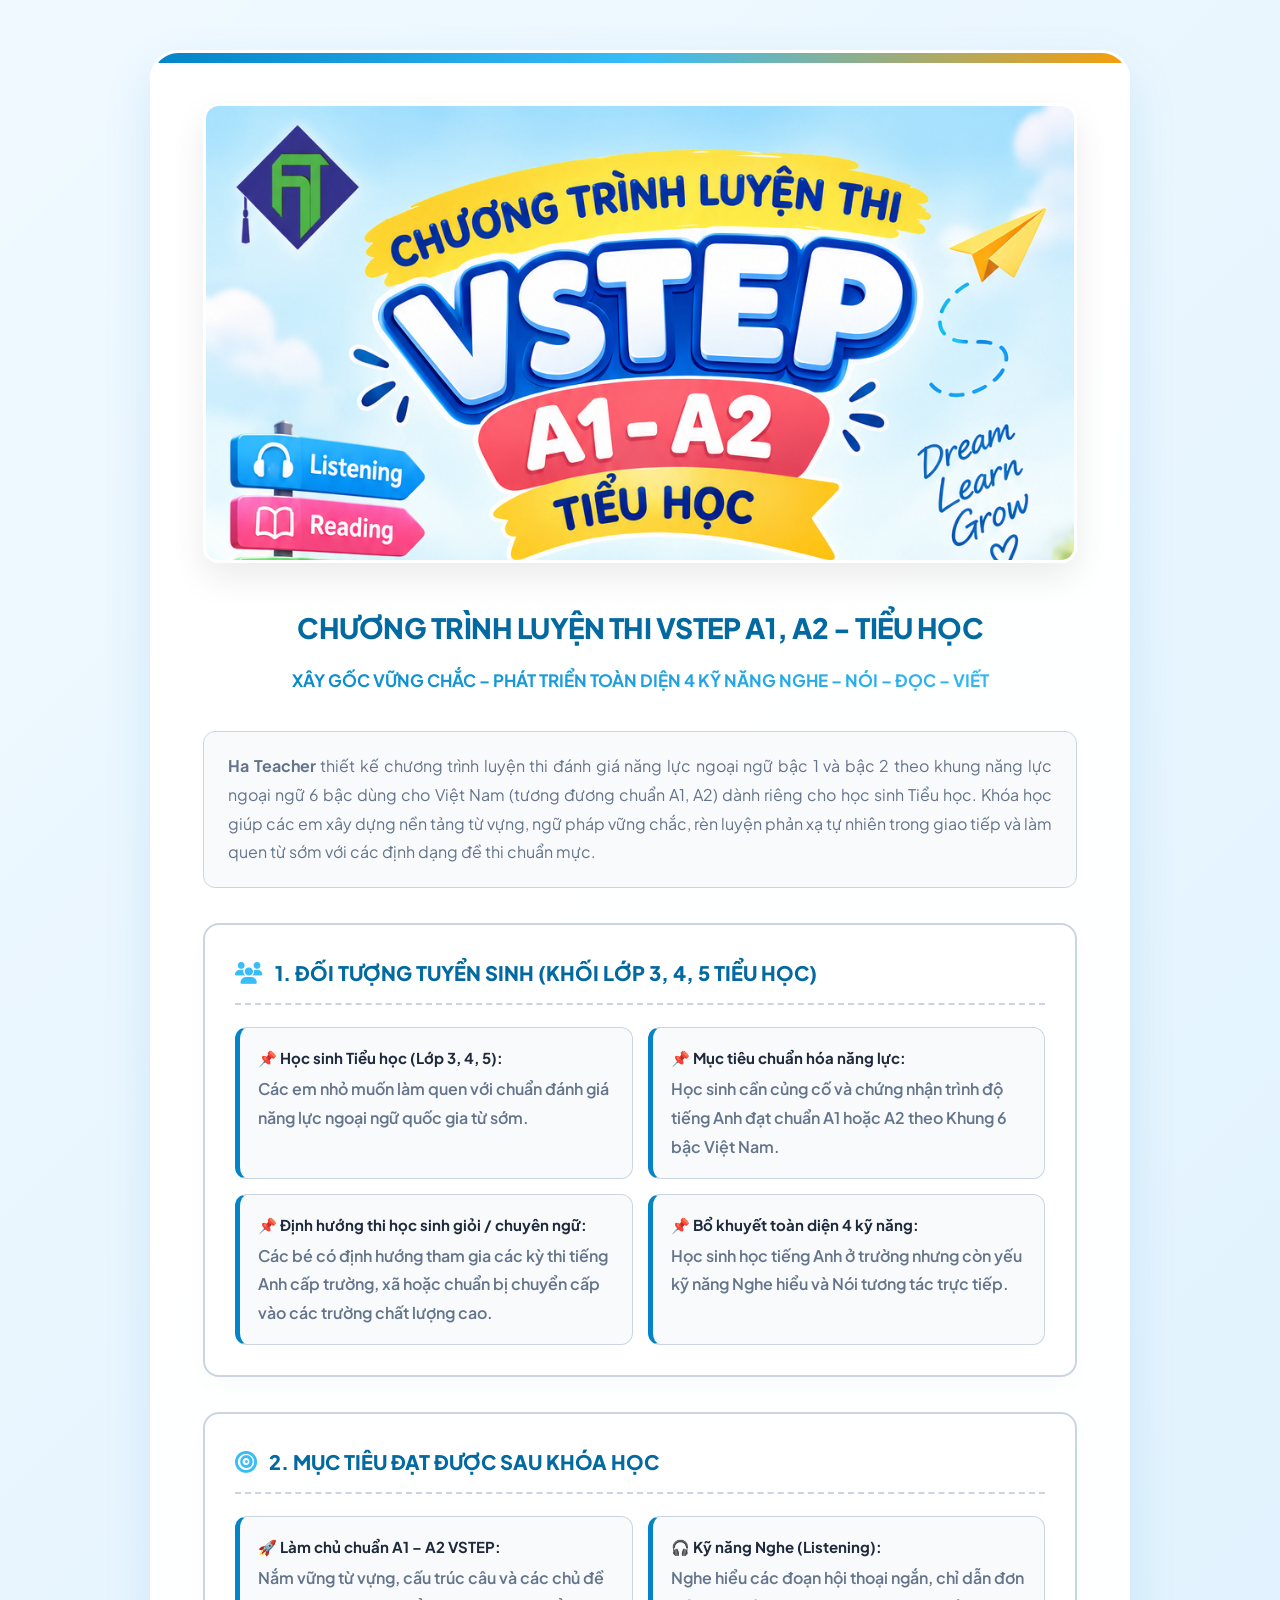
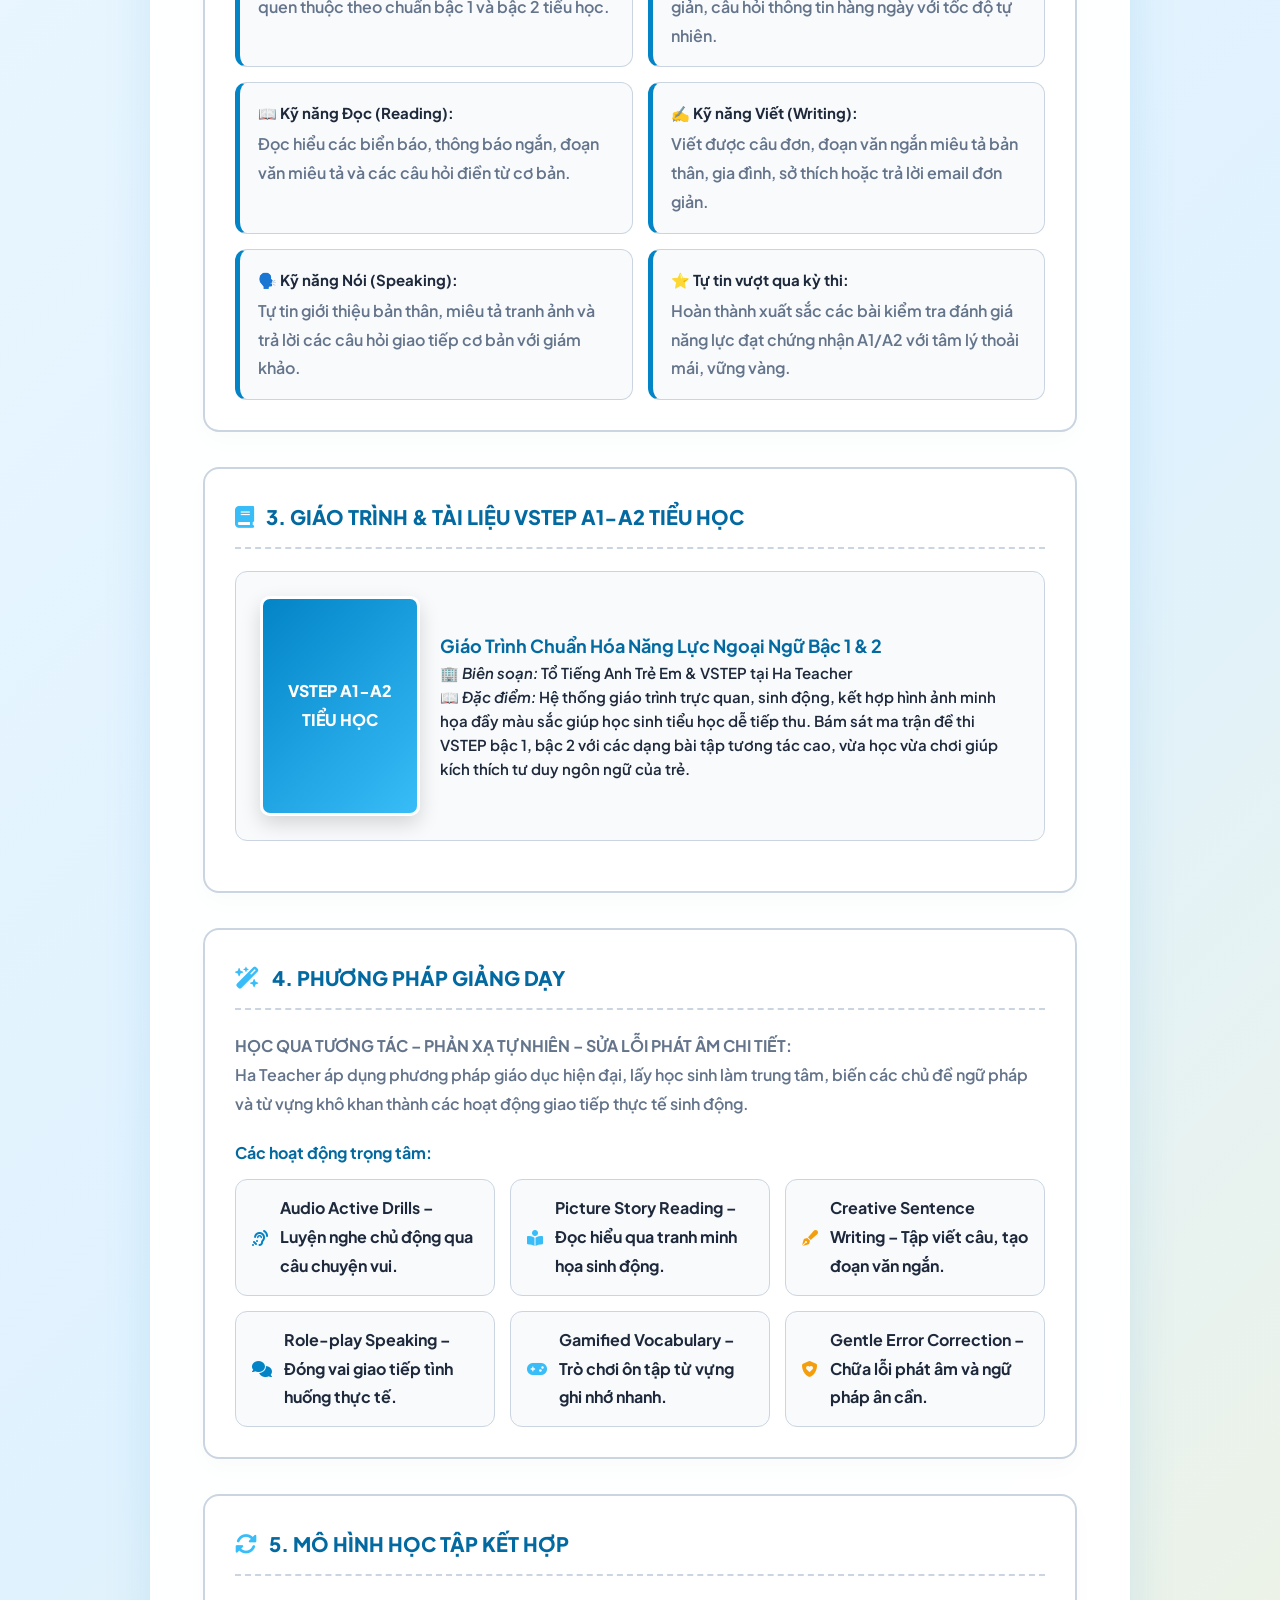
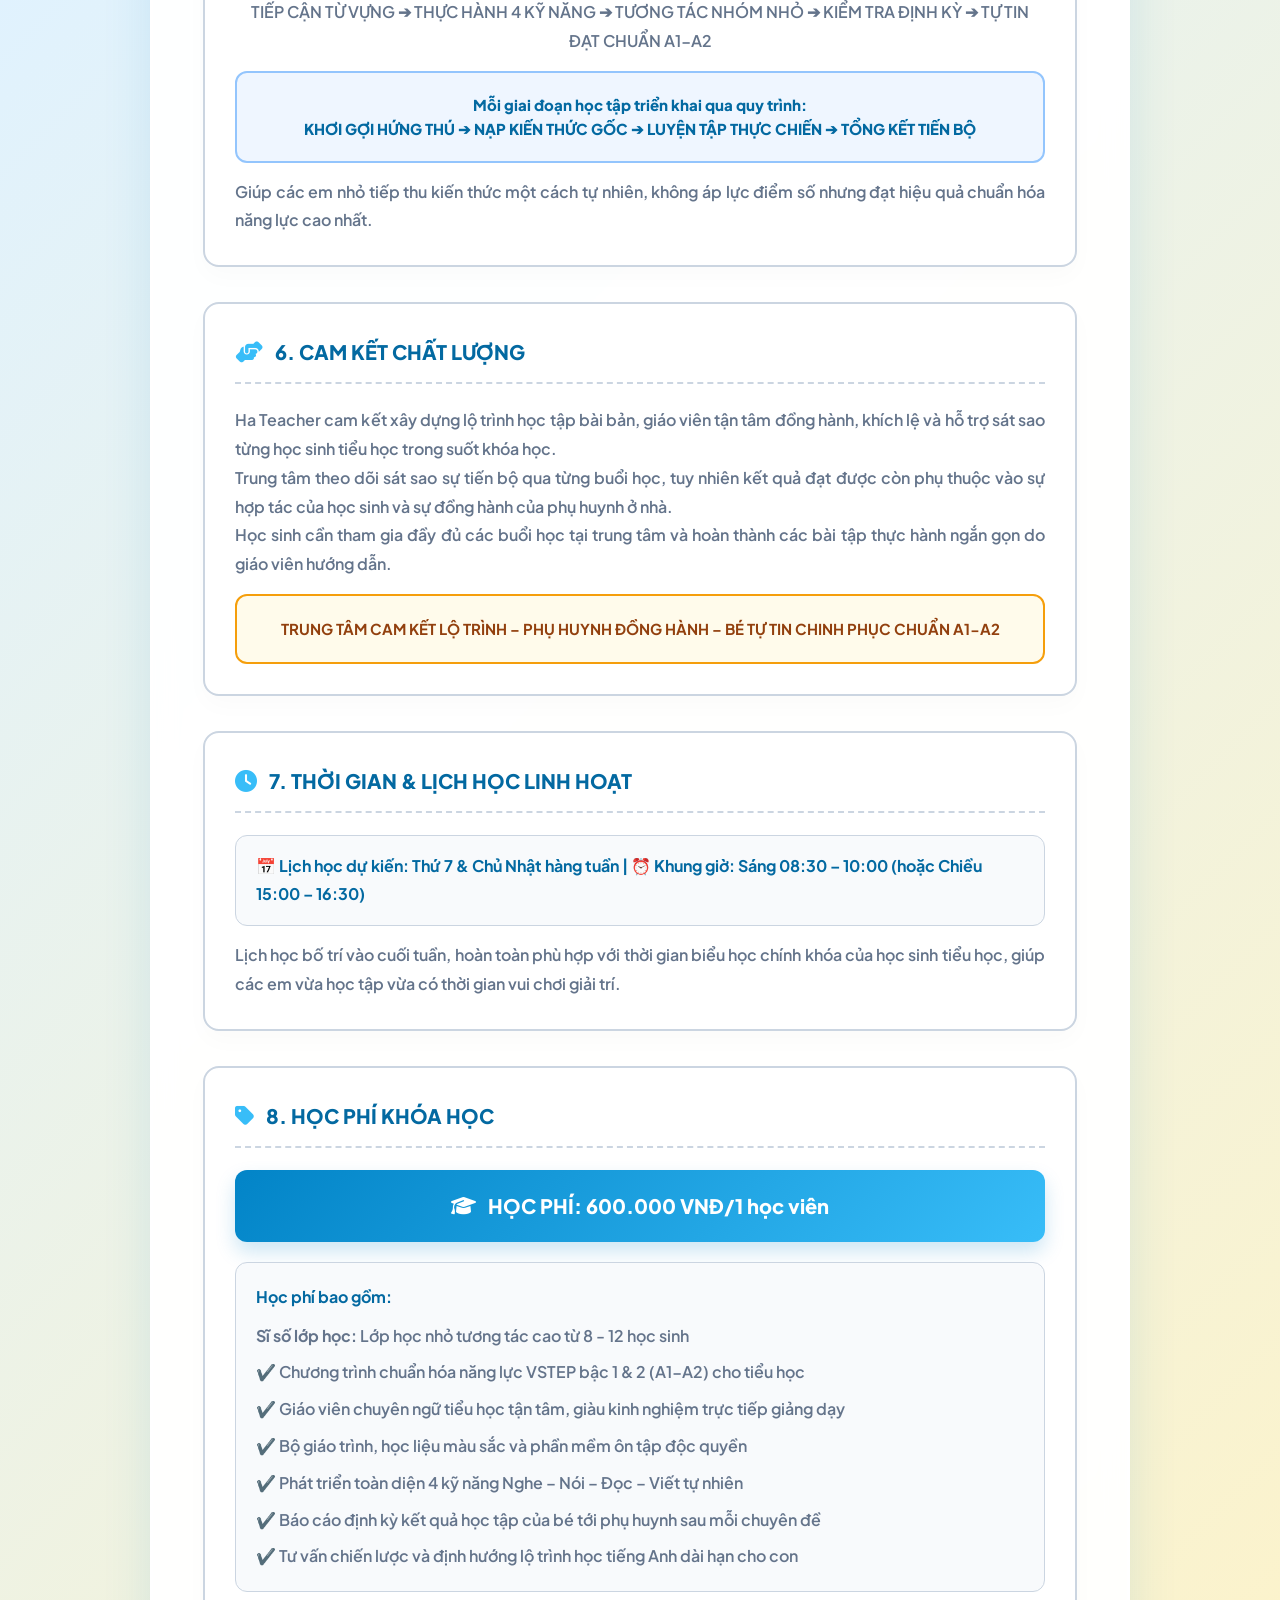
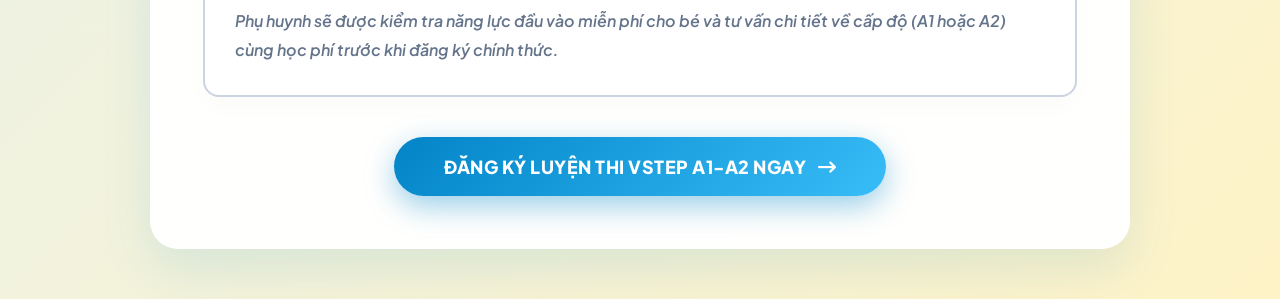
<file: tsa1a2.html>
<!doctype html>
<html lang="vi">
  <head>
    <meta charset="UTF-8" />
    <meta name="viewport" content="width=device-width, initial-scale=1.0" />
    <title>Tuyển Sinh Luyện Thi VSTEP A1, A2</title>
    <!-- Google Fonts & FontAwesome -->
    <link
      href="https://fonts.googleapis.com/css2?family=Plus+Jakarta+Sans:wght@500;600;700;800&display=swap"
      rel="stylesheet"
    />
    <link
      rel="stylesheet"
      href="https://cdnjs.cloudflare.com/ajax/libs/font-awesome/6.4.0/css/all.min.css"
    />

    <style>
      :root {
        --primary: #0284c7;
        --primary-dark: #0369a1;
        --secondary: #38bdf8;
        --accent: #f59e0b;
        --bg-gradient: linear-gradient(
          135deg,
          #f0f9ff 0%,
          #e0f2fe 50%,
          #fef3c7 100%
        );
        --card-bg: rgba(255, 255, 255, 0.96);
        --text-main: #1e293b;
        --text-muted: #64748b;
        --border-card: 2px solid #cbd5e1;
        --radius-xl: 28px;
        --radius-lg: 16px;
        --radius-md: 12px;
        --shadow-lux: 0 20px 50px rgba(2, 132, 199, 0.12);
      }

      * {
        box-sizing: border-box;
        margin: 0;
        padding: 0;
        font-family: "Plus Jakarta Sans", sans-serif;
      }

      body {
        background: var(--bg-gradient);
        color: var(--text-main);
        line-height: 1.8;
        padding: 50px 20px;
        min-height: 100vh;
      }

      .main-container {
        max-width: 980px;
        margin: 0 auto;
      }

      /* Khung tổng thể Cao cấp */
      .vip-wrapper {
        background: var(--card-bg);
        backdrop-filter: blur(12px);
        padding: 50px;
        border-radius: var(--radius-xl);
        box-shadow: var(--shadow-lux);
        border: 3px solid rgba(255, 255, 255, 0.9);
        position: relative;
        overflow: hidden;
      }

      .vip-wrapper::before {
        content: "";
        position: absolute;
        top: 0;
        left: 0;
        width: 100%;
        height: 10px;
        background: linear-gradient(
          90deg,
          var(--primary),
          var(--secondary),
          var(--accent)
        );
      }

      /* Banner */
      .banner-box {
        width: 100%;
        max-height: 460px;
        border-radius: var(--radius-lg);
        overflow: hidden;
        margin-bottom: 40px;
        box-shadow: 0 15px 35px rgba(0, 0, 0, 0.08);
        border: 3px solid #ffffff;
      }

      .banner-box img {
        width: 100%;
        height: 100%;
        object-fit: cover;
        transition: transform 0.5s ease;
      }

      .banner-box:hover img {
        transform: scale(1.02);
      }

      /* Tiêu đề chính */
      .main-heading {
        color: var(--primary-dark);
        font-size: 28px;
        font-weight: 800;
        text-align: center;
        margin-bottom: 12px;
        text-transform: uppercase;
        letter-spacing: -0.5px;
      }

      .main-subheading {
        text-align: center;
        font-size: 17px;
        font-weight: 700;
        background: linear-gradient(135deg, var(--primary), var(--secondary));
        -webkit-background-clip: text;
        -webkit-text-fill-color: transparent;
        margin-bottom: 35px;
      }

      .intro-desc {
        font-size: 16px;
        color: var(--text-muted);
        text-align: justify;
        margin-bottom: 35px;
        background: #f8fafc;
        padding: 20px 24px;
        border-radius: var(--radius-md);
        border: 1px solid #cbd5e1;
      }

      /* KHUNG RIÊNG BIỆT CHO TỪNG MỤC */
      .section-box {
        background: #ffffff;
        border: var(--border-card);
        border-radius: var(--radius-lg);
        padding: 30px;
        margin-bottom: 35px;
        box-shadow: 0 10px 25px rgba(0, 0, 0, 0.02);
        transition: all 0.3s ease;
        position: relative;
      }

      .section-box:hover {
        box-shadow: 0 15px 35px rgba(2, 132, 199, 0.08);
        border-color: var(--primary);
      }

      .section-title {
        font-size: 20px;
        font-weight: 800;
        color: var(--primary-dark);
        margin-bottom: 22px;
        display: flex;
        align-items: center;
        gap: 12px;
        padding-bottom: 12px;
        border-bottom: 2px dashed #cbd5e1;
        text-transform: uppercase;
      }

      .section-title i {
        color: var(--secondary);
        font-size: 22px;
      }

      /* Danh sách thông tin */
      .feature-list {
        display: grid;
        grid-template-columns: repeat(auto-fit, minmax(280px, 1fr));
        gap: 15px;
      }

      .feature-item {
        background: #f8fafc;
        padding: 16px 18px;
        border-radius: var(--radius-md);
        border-left: 5px solid var(--primary);
        border-top: 1px solid #cbd5e1;
        border-right: 1px solid #cbd5e1;
        border-bottom: 1px solid #cbd5e1;
        font-weight: 600;
        color: var(--text-muted);
      }

      .feature-item strong {
        display: block;
        color: var(--text-main);
        margin-bottom: 4px;
        font-size: 15px;
      }

      /* Phần giáo trình/tài liệu kèm ảnh */
      .textbook-card {
        display: flex;
        flex-direction: column;
        gap: 20px;
        background: #f8fafc;
        padding: 24px;
        border-radius: var(--radius-md);
        border: 1px solid #cbd5e1;
        margin-bottom: 20px;
      }

      @media (min-width: 640px) {
        .textbook-card {
          flex-direction: row;
          align-items: center;
        }
      }

      .textbook-img-box {
        width: 160px;
        height: 220px;
        flex-shrink: 0;
        border-radius: 10px;
        overflow: hidden;
        box-shadow: 0 8px 20px rgba(0, 0, 0, 0.15);
        border: 3px solid #ffffff;
        background: #fff;
      }

      .textbook-img-box img {
        width: 100%;
        height: 100%;
        object-fit: cover;
      }

      .textbook-info {
        font-size: 15px;
        font-weight: 600;
        color: var(--text-main);
        line-height: 1.6;
      }

      /* Hoạt động trọng tâm */
      .activities-grid {
        display: grid;
        grid-template-columns: repeat(auto-fit, minmax(260px, 1fr));
        gap: 15px;
      }

      .activity-pill {
        background: #f8fafc;
        padding: 14px 16px;
        border-radius: var(--radius-md);
        border: 1px solid #cbd5e1;
        font-weight: 700;
        color: var(--text-main);
        display: flex;
        align-items: center;
        gap: 12px;
        transition: all 0.2s ease;
      }

      .activity-pill:hover {
        background: #f0fdf4;
        border-color: var(--primary);
        transform: translateY(-2px);
      }

      /* Mô hình học tập */
      .learning-flow {
        background: #eff6ff;
        border: 2px solid #93c5fd;
        padding: 20px;
        border-radius: var(--radius-md);
        text-align: center;
        font-weight: 800;
        color: var(--primary-dark);
        font-size: 15px;
        margin-top: 15px;
        line-height: 1.6;
      }

      /* Cam kết & Học phí badge */
      .commitment-box {
        background: #fffbeb;
        border: 2px solid #f59e0b;
        padding: 20px;
        border-radius: var(--radius-md);
        font-weight: 700;
        color: #92400e;
        font-size: 15px;
        text-align: justify;
        line-height: 1.7;
      }

      .price-badge {
        background: linear-gradient(135deg, var(--primary), var(--secondary));
        color: white;
        padding: 18px 24px;
        border-radius: var(--radius-md);
        font-size: 20px;
        font-weight: 800;
        text-align: center;
        box-shadow: 0 10px 20px rgba(2, 132, 199, 0.2);
        display: flex;
        justify-content: center;
        align-items: center;
        gap: 12px;
      }

      /* Nút đăng ký chính */
      .cta-box {
        text-align: center;
        margin-top: 40px;
      }

      .btn-vip {
        background: linear-gradient(135deg, var(--primary), var(--secondary));
        color: white;
        border: none;
        padding: 18px 50px;
        font-size: 18px;
        font-weight: 800;
        border-radius: 50px;
        cursor: pointer;
        box-shadow: 0 10px 30px rgba(2, 132, 199, 0.4);
        transition: all 0.3s ease;
        text-transform: uppercase;
        letter-spacing: 0.5px;
      }

      .btn-vip:hover {
        transform: translateY(-4px);
        box-shadow: 0 15px 35px rgba(2, 132, 199, 0.6);
      }

      /* Modal Đăng Ký */
      .modal-backdrop {
        display: none;
        position: fixed;
        top: 0;
        left: 0;
        width: 100%;
        height: 100%;
        background: rgba(15, 23, 42, 0.7);
        z-index: 2000;
        justify-content: center;
        align-items: center;
        padding: 20px;
        backdrop-filter: blur(8px);
      }

      .modal-box {
        background: #ffffff;
        width: 100%;
        max-width: 620px;
        padding: 40px;
        border-radius: var(--radius-xl);
        box-shadow: 0 25px 60px rgba(0, 0, 0, 0.3);
        position: relative;
        max-height: 92vh;
        overflow-y: auto;
        border: 3px solid #cbd5e1;
        animation: fadeInScale 0.3s ease;
      }

      @keyframes fadeInScale {
        from {
          opacity: 0;
          transform: scale(0.95);
        }
        to {
          opacity: 1;
          transform: scale(1);
        }
      }

      .modal-close {
        position: absolute;
        top: 22px;
        right: 25px;
        font-size: 26px;
        cursor: pointer;
        color: var(--text-muted);
        transition: color 0.2s;
      }

      .modal-close:hover {
        color: var(--primary);
      }

      .modal-title {
        text-align: center;
        font-size: 24px;
        font-weight: 800;
        color: var(--primary-dark);
        margin-bottom: 25px;
        text-transform: uppercase;
      }

      /* Form Controls */
      .form-group {
        margin-bottom: 20px;
      }

      .form-group label {
        display: block;
        font-weight: 700;
        margin-bottom: 8px;
        color: var(--text-main);
        font-size: 14px;
      }

      .form-control {
        width: 100%;
        padding: 14px 18px;
        border: 2px solid #cbd5e1;
        border-radius: var(--radius-md);
        font-size: 15px;
        outline: none;
        transition: all 0.3s ease;
        background: #f8fafc;
        font-weight: 600;
      }

      .form-control:focus {
        border-color: var(--primary);
        background: #ffffff;
        box-shadow: 0 0 0 4px rgba(2, 132, 199, 0.15);
      }

      .form-control[readonly] {
        background: #f1f5f9;
        color: var(--text-muted);
      }

      .checkbox-box {
        display: flex;
        align-items: center;
        gap: 12px;
        margin-bottom: 25px;
        background: #f8fafc;
        padding: 12px 16px;
        border-radius: var(--radius-md);
        border: 1px solid #cbd5e1;
      }

      .checkbox-box input {
        width: 20px;
        height: 20px;
        accent-color: var(--primary);
        cursor: pointer;
      }

      .checkbox-box label {
        margin-bottom: 0;
        font-weight: 600;
        font-size: 13px;
        color: var(--text-muted);
        cursor: pointer;
      }

      /* Toast Notification */
      #toast-alert {
        visibility: hidden;
        min-width: 280px;
        background-color: #0f172a;
        color: #fff;
        text-align: center;
        border-radius: var(--radius-md);
        padding: 16px 24px;
        position: fixed;
        z-index: 3000;
        left: 50%;
        bottom: 30px;
        transform: translateX(-50%);
        font-size: 15px;
        font-weight: 700;
        box-shadow: 0 10px 30px rgba(0, 0, 0, 0.3);
        border: 1px solid rgba(255, 255, 255, 0.1);
      }

      #toast-alert.show {
        visibility: visible;
        animation: fadeInOut 3s ease forwards;
      }

      @keyframes fadeInOut {
        0% {
          opacity: 0;
          transform: translate(-50%, 20px);
        }
        15% {
          opacity: 1;
          transform: translate(-50%, 0);
        }
        85% {
          opacity: 1;
          transform: translate(-50%, 0);
        }
        100% {
          opacity: 0;
          transform: translate(-50%, -20px);
        }
      }

      @media (max-width: 768px) {
        .vip-wrapper {
          padding: 20px;
        }
        .section-box {
          padding: 20px;
        }
        .main-heading {
          font-size: 22px;
        }
      }
    </style>
  </head>
  <body>
    <div class="main-container">
      <div class="vip-wrapper">
        <!-- Banner VSTEP Tiểu học -->
        <div class="banner-box">
          <img
            src="a1.png"
            alt="Banner Luyện Thi VSTEP A1 A2 Tiểu Học HA Teacher"
            onerror="
              this.src =
                'https://placehold.co/960x420/0284c7/ffffff?text=HA+TEACHER+-+LUYỆN+THI+VSTEP+A1-A2+TIỂU+HỌC'
            "
          />
        </div>

        <!-- Tiêu đề & Lời ngỏ -->
        <main>
          <h1 class="main-heading">
            CHƯƠNG TRÌNH LUYỆN THI VSTEP A1, A2 - TIỂU HỌC
          </h1>
          <p class="main-subheading">
            XÂY GỐC VỮNG CHẮC – PHÁT TRIỂN TOÀN DIỆN 4 KỸ NĂNG NGHE – NÓI – ĐỌC
            – VIẾT
          </p>
        </main>

        <div class="intro-desc">
          <strong>Ha Teacher</strong> thiết kế chương trình luyện thi đánh giá
          năng lực ngoại ngữ bậc 1 và bậc 2 theo khung năng lực ngoại ngữ 6 bậc
          dùng cho Việt Nam (tương đương chuẩn A1, A2) dành riêng cho học sinh
          Tiểu học. Khóa học giúp các em xây dựng nền tảng từ vựng, ngữ pháp
          vững chắc, rèn luyện phản xạ tự nhiên trong giao tiếp và làm quen từ
          sớm với các định dạng đề thi chuẩn mực.
        </div>

        <!-- 1. ĐỐI TƯỢNG TUYỂN SINH -->
        <div class="section-box">
          <div class="section-title">
            <i class="fa-solid fa-users"></i> 1. Đối Tượng Tuyển Sinh (Khối Lớp
            3, 4, 5 Tiểu Học)
          </div>
          <div class="feature-list">
            <div class="feature-item">
              <strong>📌 Học sinh Tiểu học (Lớp 3, 4, 5):</strong> Các em nhỏ
              muốn làm quen với chuẩn đánh giá năng lực ngoại ngữ quốc gia từ
              sớm.
            </div>
            <div class="feature-item">
              <strong>📌 Mục tiêu chuẩn hóa năng lực:</strong> Học sinh cần củng
              cố và chứng nhận trình độ tiếng Anh đạt chuẩn A1 hoặc A2 theo
              Khung 6 bậc Việt Nam.
            </div>
            <div class="feature-item">
              <strong>📌 Định hướng thi học sinh giỏi / chuyên ngữ:</strong> Các
              bé có định hướng tham gia các kỳ thi tiếng Anh cấp trường, xã hoặc
              chuẩn bị chuyển cấp vào các trường chất lượng cao.
            </div>
            <div class="feature-item">
              <strong>📌 Bổ khuyết toàn diện 4 kỹ năng:</strong> Học sinh học
              tiếng Anh ở trường nhưng còn yếu kỹ năng Nghe hiểu và Nói tương
              tác trực tiếp.
            </div>
          </div>
        </div>

        <!-- 2. MỤC TIÊU ĐẠT ĐƯỢC SAU KHÓA HỌC -->
        <div class="section-box">
          <div class="section-title">
            <i class="fa-solid fa-bullseye"></i> 2. Mục Tiêu Đạt Được Sau Khóa
            Học
          </div>
          <div class="feature-list">
            <div class="feature-item">
              <strong>🚀 Làm chủ chuẩn A1 – A2 VSTEP:</strong> Nắm vững từ vựng,
              cấu trúc câu và các chủ đề quen thuộc theo chuẩn bậc 1 và bậc 2
              tiểu học.
            </div>
            <div class="feature-item">
              <strong>🎧 Kỹ năng Nghe (Listening):</strong> Nghe hiểu các đoạn
              hội thoại ngắn, chỉ dẫn đơn giản, câu hỏi thông tin hàng ngày với
              tốc độ tự nhiên.
            </div>
            <div class="feature-item">
              <strong>📖 Kỹ năng Đọc (Reading):</strong> Đọc hiểu các biển báo,
              thông báo ngắn, đoạn văn miêu tả và các câu hỏi điền từ cơ bản.
            </div>
            <div class="feature-item">
              <strong>✍️ Kỹ năng Viết (Writing):</strong> Viết được câu đơn,
              đoạn văn ngắn miêu tả bản thân, gia đình, sở thích hoặc trả lời
              email đơn giản.
            </div>
            <div class="feature-item">
              <strong>🗣️ Kỹ năng Nói (Speaking):</strong> Tự tin giới thiệu bản
              thân, miêu tả tranh ảnh và trả lời các câu hỏi giao tiếp cơ bản
              với giám khảo.
            </div>
            <div class="feature-item">
              <strong>⭐ Tự tin vượt qua kỳ thi:</strong> Hoàn thành xuất sắc
              các bài kiểm tra đánh giá năng lực đạt chứng nhận A1/A2 với tâm lý
              thoải mái, vững vàng.
            </div>
          </div>
        </div>

        <!-- 3. GIÁO TRÌNH & TÀI LIỆU LUYỆN THI -->
        <div class="section-box">
          <div class="section-title">
            <i class="fa-solid fa-book"></i> 3. Giáo Trình & Tài Liệu VSTEP
            A1-A2 Tiểu Học
          </div>

          <!-- Tài liệu VSTEP A1-A2 -->
          <div class="textbook-card">
            <div
              class="textbook-img-box"
              style="
                background: linear-gradient(
                  135deg,
                  var(--primary),
                  var(--secondary)
                );
                display: flex;
                align-items: center;
                justify-content: center;
                color: white;
                font-weight: 800;
                text-align: center;
                padding: 10px;
              "
            >
              VSTEP A1-A2 TIỂU HỌC
            </div>
            <div class="textbook-info">
              <strong style="color: var(--primary-dark); font-size: 18px"
                >Giáo Trình Chuẩn Hóa Năng Lực Ngoại Ngữ Bậc 1 & 2</strong
              ><br />
              🏢 <em>Biên soạn:</em> Tổ Tiếng Anh Trẻ Em & VSTEP tại Ha
              Teacher<br />
              📖 <em>Đặc điểm:</em> Hệ thống giáo trình trực quan, sinh động,
              kết hợp hình ảnh minh họa đầy màu sắc giúp học sinh tiểu học dễ
              tiếp thu. Bám sát ma trận đề thi VSTEP bậc 1, bậc 2 với các dạng
              bài tập tương tác cao, vừa học vừa chơi giúp kích thích tư duy
              ngôn ngữ của trẻ.
            </div>
          </div>
        </div>

        <!-- 4. PHƯƠNG PHÁP GIẢNG DẠY -->
        <div class="section-box">
          <div class="section-title">
            <i class="fa-solid fa-wand-magic-sparkles"></i> 4. Phương Pháp Giảng
            Dạy
          </div>
          <p
            style="
              color: var(--text-muted);
              font-weight: 600;
              margin-bottom: 20px;
            "
          >
            <strong
              >HỌC QUA TƯƠNG TÁC – PHẢN XẠ TỰ NHIÊN – SỬA LỖI PHÁT ÂM CHI
              TIẾT:</strong
            ><br />
            Ha Teacher áp dụng phương pháp giáo dục hiện đại, lấy học sinh làm
            trung tâm, biến các chủ đề ngữ pháp và từ vựng khô khan thành các
            hoạt động giao tiếp thực tế sinh động.
          </p>
          <div
            style="
              font-weight: 700;
              color: var(--primary-dark);
              margin-bottom: 12px;
              font-size: 16px;
            "
          >
            Các hoạt động trọng tâm:
          </div>
          <div class="activities-grid">
            <div class="activity-pill">
              <i
                class="fa-solid fa-ear-listen"
                style="color: var(--primary)"
              ></i>
              Audio Active Drills – Luyện nghe chủ động qua câu chuyện vui.
            </div>
            <div class="activity-pill">
              <i
                class="fa-solid fa-book-reader"
                style="color: var(--secondary)"
              ></i>
              Picture Story Reading – Đọc hiểu qua tranh minh họa sinh động.
            </div>
            <div class="activity-pill">
              <i class="fa-solid fa-pen-fancy" style="color: var(--accent)"></i>
              Creative Sentence Writing – Tập viết câu, tạo đoạn văn ngắn.
            </div>
            <div class="activity-pill">
              <i class="fa-solid fa-comments" style="color: var(--primary)"></i>
              Role-play Speaking – Đóng vai giao tiếp tình huống thực tế.
            </div>
            <div class="activity-pill">
              <i
                class="fa-solid fa-gamepad"
                style="color: var(--secondary)"
              ></i>
              Gamified Vocabulary – Trò chơi ôn tập từ vựng ghi nhớ nhanh.
            </div>
            <div class="activity-pill">
              <i
                class="fa-solid fa-shield-heart"
                style="color: var(--accent)"
              ></i>
              Gentle Error Correction – Chữa lỗi phát âm và ngữ pháp ân cần.
            </div>
          </div>
        </div>

        <!-- 5. MÔ HÌNH HỌC TẬP KẾT HỢP -->
        <div class="section-box">
          <div class="section-title">
            <i class="fa-solid fa-rotate"></i> 5. Mô Hình Học Tập Kết Hợp
          </div>
          <p
            style="
              color: var(--text-muted);
              font-weight: 600;
              text-align: center;
              margin-bottom: 10px;
            "
          >
            TIẾP CẬN TỪ VỰNG ➔ THỰC HÀNH 4 KỸ NĂNG ➔ TƯƠNG TÁC NHÓM NHỎ ➔ KIỂM
            TRA ĐỊNH KỲ ➔ TỰ TIN ĐẠT CHUẨN A1-A2
          </p>
          <div class="learning-flow">
            Mỗi giai đoạn học tập triển khai qua quy trình:<br />
            KHƠI GỢI HỨNG THÚ ➔ NẠP KIẾN THỨC GỐC ➔ LUYỆN TẬP THỰC CHIẾN ➔ TỔNG
            KẾT TIẾN BỘ
          </div>
          <p
            style="
              color: var(--text-muted);
              font-weight: 600;
              margin-top: 15px;
              text-align: justify;
            "
          >
            Giúp các em nhỏ tiếp thu kiến thức một cách tự nhiên, không áp lực
            điểm số nhưng đạt hiệu quả chuẩn hóa năng lực cao nhất.
          </p>
        </div>

        <!-- 6. CAM KẾT CHẤT LƯỢNG -->
        <div class="section-box">
          <div class="section-title">
            <i class="fa-solid fa-handshake-angle"></i> 6. Cam Kết Chất Lượng
          </div>
          <p
            style="
              color: var(--text-muted);
              font-weight: 600;
              margin-bottom: 15px;
              text-align: justify;
            "
          >
            Ha Teacher cam kết xây dựng lộ trình học tập bài bản, giáo viên tận
            tâm đồng hành, khích lệ và hỗ trợ sát sao từng học sinh tiểu học
            trong suốt khóa học.<br />
            Trung tâm theo dõi sát sao sự tiến bộ qua từng buổi học, tuy nhiên
            kết quả đạt được còn phụ thuộc vào sự hợp tác của học sinh và sự
            đồng hành của phụ huynh ở nhà.<br />
            Học sinh cần tham gia đầy đủ các buổi học tại trung tâm và hoàn
            thành các bài tập thực hành ngắn gọn do giáo viên hướng dẫn.
          </p>
          <div class="commitment-box" style="text-align: center">
            TRUNG TÂM CAM KẾT LỘ TRÌNH – PHỤ HUYNH ĐỒNG HÀNH – BÉ TỰ TIN CHINH
            PHỤC CHUẨN A1-A2
          </div>
        </div>

        <!-- 7. THỜI GIAN & LỊCH HỌC LINH HOẠT -->
        <div class="section-box">
          <div class="section-title">
            <i class="fa-solid fa-clock"></i> 7. Thời Gian & Lịch Học Linh Hoạt
          </div>
          <div
            style="
              background: #f8fafc;
              padding: 16px 20px;
              border-radius: var(--radius-md);
              border: 1px solid #cbd5e1;
              margin-bottom: 15px;
              font-weight: 700;
              color: var(--primary-dark);
            "
          >
            📅 Lịch học dự kiến: Thứ 7 & Chủ Nhật hàng tuần | ⏰ Khung giờ: Sáng
            08:30 – 10:00 (hoặc Chiều 15:00 – 16:30)
          </div>
          <p
            style="
              color: var(--text-muted);
              font-weight: 600;
              text-align: justify;
            "
          >
            Lịch học bố trí vào cuối tuần, hoàn toàn phù hợp với thời gian biểu
            học chính khóa của học sinh tiểu học, giúp các em vừa học tập vừa có
            thời gian vui chơi giải trí.
          </p>
        </div>

        <!-- 8. HỌC PHÍ KHÓA HỌC -->
        <div class="section-box">
          <div class="section-title">
            <i class="fa-solid fa-tag"></i> 8. Học Phí Khóa Học
          </div>
          <div class="price-badge" style="margin-bottom: 20px">
            <i class="fa-solid fa-graduation-cap"></i> HỌC PHÍ: 600.000 VNĐ/1
            học viên
          </div>
          <div
            style="
              background: #f8fafc;
              padding: 20px;
              border-radius: var(--radius-md);
              border: 1px solid #cbd5e1;
              margin-bottom: 15px;
            "
          >
            <strong
              style="
                color: var(--primary-dark);
                display: block;
                margin-bottom: 10px;
              "
              >Học phí bao gồm:</strong
            >
            <ul
              style="
                list-style: none;
                display: flex;
                flex-direction: column;
                gap: 8px;
                font-weight: 600;
                color: var(--text-muted);
              "
            >
              <li>
                <strong>Sĩ số lớp học:</strong> Lớp học nhỏ tương tác cao từ 8 -
                12 học sinh
              </li>
              <li>
                ✔️ Chương trình chuẩn hóa năng lực VSTEP bậc 1 & 2 (A1-A2) cho
                tiểu học
              </li>
              <li>
                ✔️ Giáo viên chuyên ngữ tiểu học tận tâm, giàu kinh nghiệm trực
                tiếp giảng dạy
              </li>
              <li>
                ✔️ Bộ giáo trình, học liệu màu sắc và phần mềm ôn tập độc quyền
              </li>
              <li>
                ✔️ Phát triển toàn diện 4 kỹ năng Nghe – Nói – Đọc – Viết tự
                nhiên
              </li>
              <li>
                ✔️ Báo cáo định kỳ kết quả học tập của bé tới phụ huynh sau mỗi
                chuyên đề
              </li>
              <li>
                ✔️ Tư vấn chiến lược và định hướng lộ trình học tiếng Anh dài
                hạn cho con
              </li>
            </ul>
          </div>
          <p
            style="
              color: var(--text-muted);
              font-weight: 600;
              font-style: italic;
            "
          >
            Phụ huynh sẽ được kiểm tra năng lực đầu vào miễn phí cho bé và tư
            vấn chi tiết về cấp độ (A1 hoặc A2) cùng học phí trước khi đăng ký
            chính thức.
          </p>
        </div>

        <!-- Nút Gọi Hành Động -->
        <div class="cta-box">
          <button onclick="openModal()" class="btn-vip">
            Đăng Ký Luyện Thi VSTEP A1-A2 Ngay
            <i
              class="fa-solid fa-arrow-right-long"
              style="margin-left: 8px"
            ></i>
          </button>
        </div>
      </div>
    </div>

    <!-- Modal Form Đăng Ký -->
    <div id="registrationModal" class="modal-backdrop">
      <div class="modal-box">
        <span onclick="closeModal()" class="modal-close">&times;</span>

        <h3 class="modal-title">Đăng Ký Tư vấn và Nhận Lớp VSTEP</h3>

        <form id="admissionForm" onsubmit="submitFormToSheet(event)">
          <div class="form-group">
            <label>Họ và tên học sinh (*):</label>
            <input
              type="text"
              id="studentName"
              class="form-control"
              required
              placeholder="Nhập họ và tên bé..."
            />
          </div>

          <div class="form-group">
            <label>Họ và tên Ba/Mẹ (*):</label>
            <input
              type="text"
              id="parentName"
              class="form-control"
              required
              placeholder="Nhập họ tên phụ huynh..."
            />
          </div>

          <div class="form-group">
            <label>Khối lớp hiện tại (*):</label>
            <input
              type="text"
              id="currentClass"
              class="form-control"
              required
              placeholder="Ví dụ: Lớp 3, Lớp 4, Lớp 5..."
            />
          </div>

          <div class="form-group">
            <label>Trình độ mục tiêu (*):</label>
            <select id="targetLevel" class="form-control" required>
              <option value="">-- Chọn bậc mục tiêu --</option>
              <option value="VSTEP A1 (Bậc 1)">
                VSTEP A1 (Bậc 1 Tiểu học)
              </option>
              <option value="VSTEP A2 (Bậc 2)">
                VSTEP A2 (Bậc 2 Tiểu học)
              </option>
            </select>
          </div>

          <div class="form-group">
            <label>Địa chỉ:</label>
            <input
              type="text"
              id="address"
              class="form-control"
              placeholder="Nhập địa chỉ nhà của bạn..."
            />
          </div>

          <!-- Trường Điện thoại liên hệ nằm ngay bên dưới ô Địa chỉ -->
          <div class="form-group">
            <label>Điện thoại liên hệ (*):</label>
            <input
              type="tel"
              id="phoneNumber"
              class="form-control"
              required
              placeholder="Nhập số điện thoại nhận tư vấn..."
            />
          </div>

          <div class="form-group">
            <label>Chương trình đăng ký:</label>
            <input
              type="text"
              id="course"
              class="form-control"
              value="Chương Trình Luyện Thi VSTEP A1-A2 Tiểu Học"
              readonly
            />
          </div>

          <div class="form-group">
            <label>Ghi chú / Trình độ tiếng Anh hiện tại của con:</label>
            <textarea
              id="note"
              class="form-control"
              rows="3"
              placeholder="Ví dụ: Con đã học qua chương trình nào, khả năng giao tiếp ra sao..."
            ></textarea>
          </div>

          <div class="checkbox-box">
            <input type="checkbox" id="agreeTerm" required />
            <label for="agreeTerm"
              >Tôi đồng ý cung cấp thông tin để Trung tâm liên hệ tư vấn lộ
              trình VSTEP A1-A2 tối ưu cho bé.</label
            >
          </div>

          <button
            type="submit"
            class="btn-vip"
            style="
              width: 100%;
              padding: 16px;
              font-size: 16px;
              border-radius: var(--radius-md);
            "
          >
            Gửi Thông Tin Đăng Ký
          </button>
        </form>
      </div>
    </div>

    <div id="toast-alert">Thông báo hiển thị ở đây</div>

    <script>
      // Mở/Đóng Modal
      function openModal() {
        document.getElementById("registrationModal").style.display = "flex";
      }

      function closeModal() {
        document.getElementById("registrationModal").style.display = "none";
      }

      // Hiển thị thông báo Toast
      function showToast(msg) {
        const toast = document.getElementById("toast-alert");
        toast.textContent = msg;
        toast.className = "show";
        setTimeout(() => {
          toast.className = "";
        }, 3000);
      }

      // Gửi dữ liệu form về Google Sheet
      function submitFormToSheet(event) {
        event.preventDefault();

        const formData = {
          studentName: document.getElementById("studentName").value,
          parentName: document.getElementById("parentName").value,
          currentClass: document.getElementById("currentClass").value,
          targetLevel: document.getElementById("targetLevel").value,
          address: document.getElementById("address").value,
          phoneNumber: document.getElementById("phoneNumber").value,
          course: document.getElementById("course").value,
          note: document.getElementById("note").value,
        };

        // 👉 Dán URL Web App Google Apps Script của bạn vào đây:
        const scriptURL = "THAY_THE_LINK_WEB_APP_GOOGLE_SCRIPT_CUA_BAN_VAO_DAY";

        showToast("⏳ Đang gửi thông tin...");

        if (scriptURL.includes("THAY_THE_LINK")) {
          setTimeout(() => {
            showToast("🎉 Đăng ký thành công! Trung tâm sẽ liên hệ sớm nhất.");
            document.getElementById("admissionForm").reset();
            closeModal();
          }, 1200);
          return;
        }

        fetch(scriptURL, {
          method: "POST",
          mode: "no-cors",
          headers: { "Content-Type": "application/json" },
          body: JSON.stringify(formData),
        })
          .then(() => {
            showToast("🎉 Đăng ký thành công! Dữ liệu đã được lưu trữ.");
            document.getElementById("admissionForm").reset();
            closeModal();
          })
          .catch((error) => {
            console.error("Lỗi:", error);
            showToast("❌ Gửi thông tin thất bại, vui lòng thử lại.");
          });
      }

      // Đóng modal khi bấm ra ngoài nền tối
      window.onclick = function (event) {
        const modal = document.getElementById("registrationModal");
        if (event.target == modal) {
          closeModal();
        }
      };
    </script>
  </body>
</html>
</file>
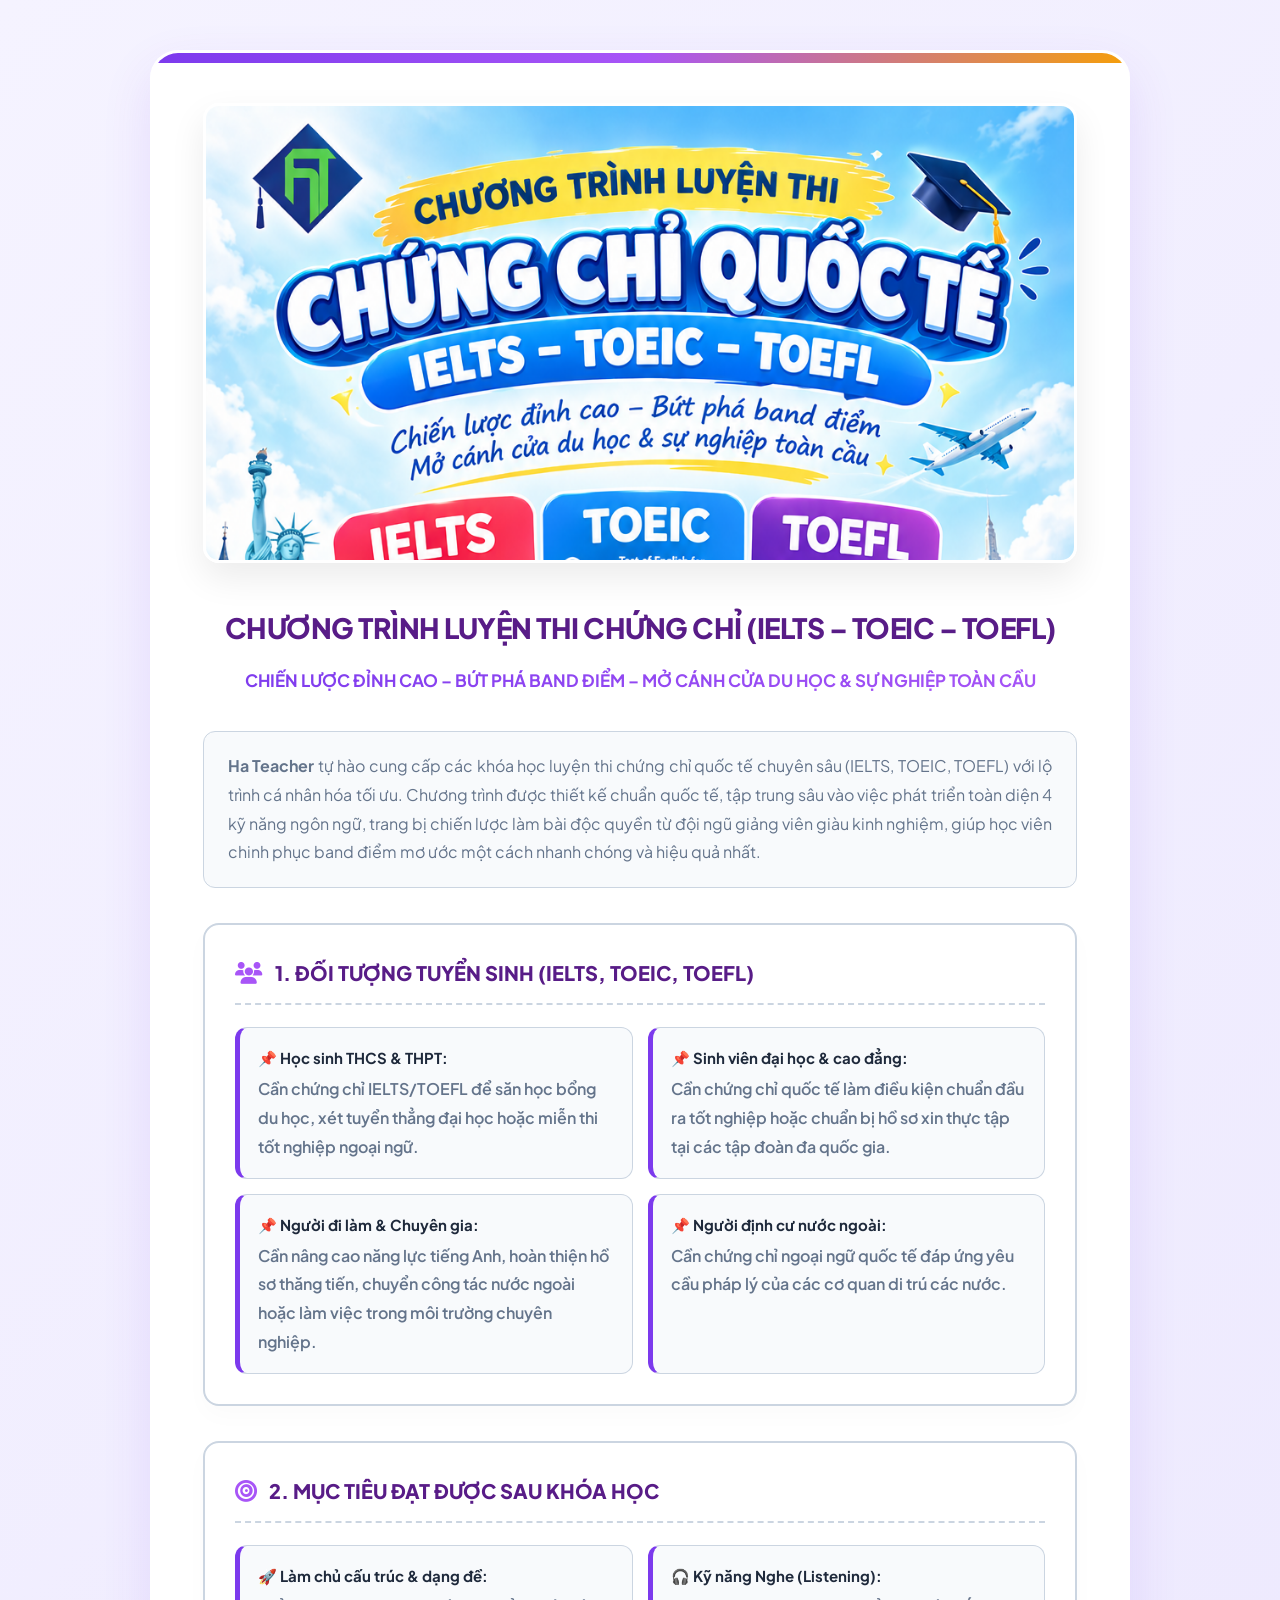
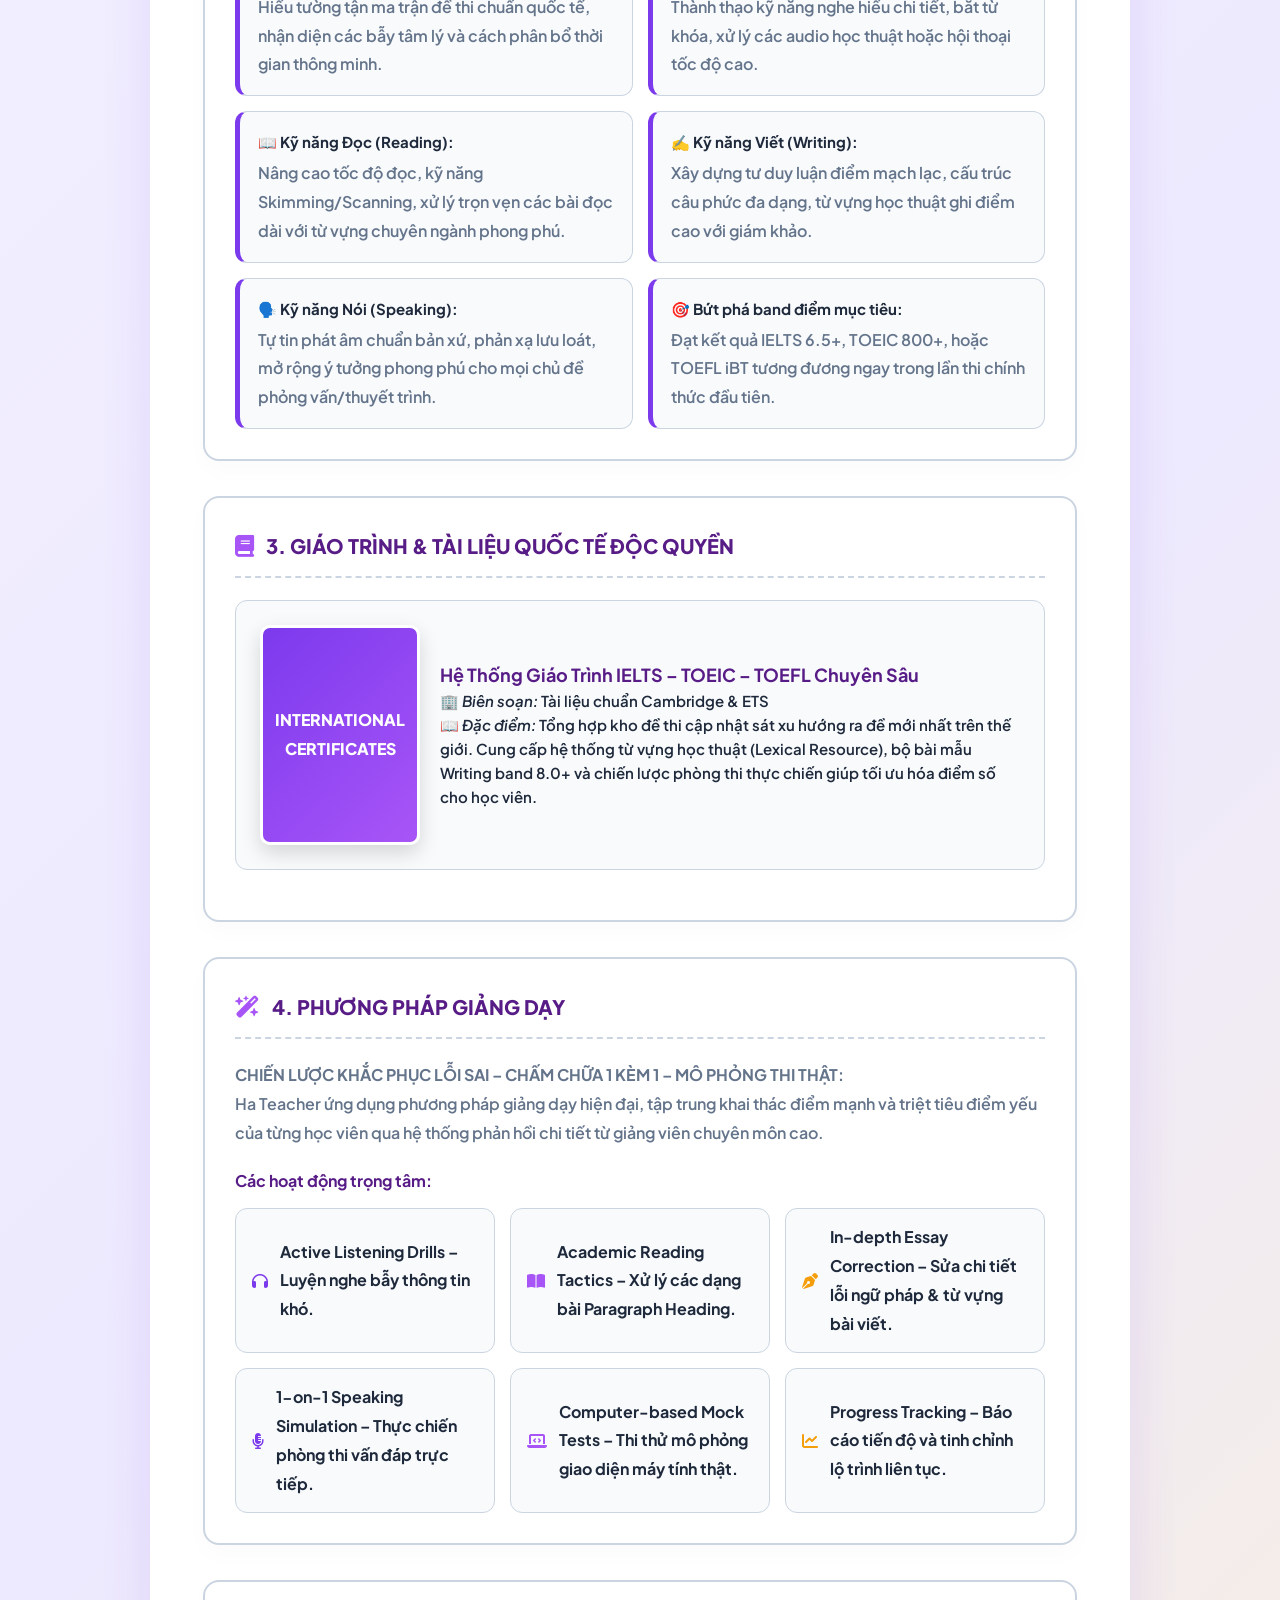
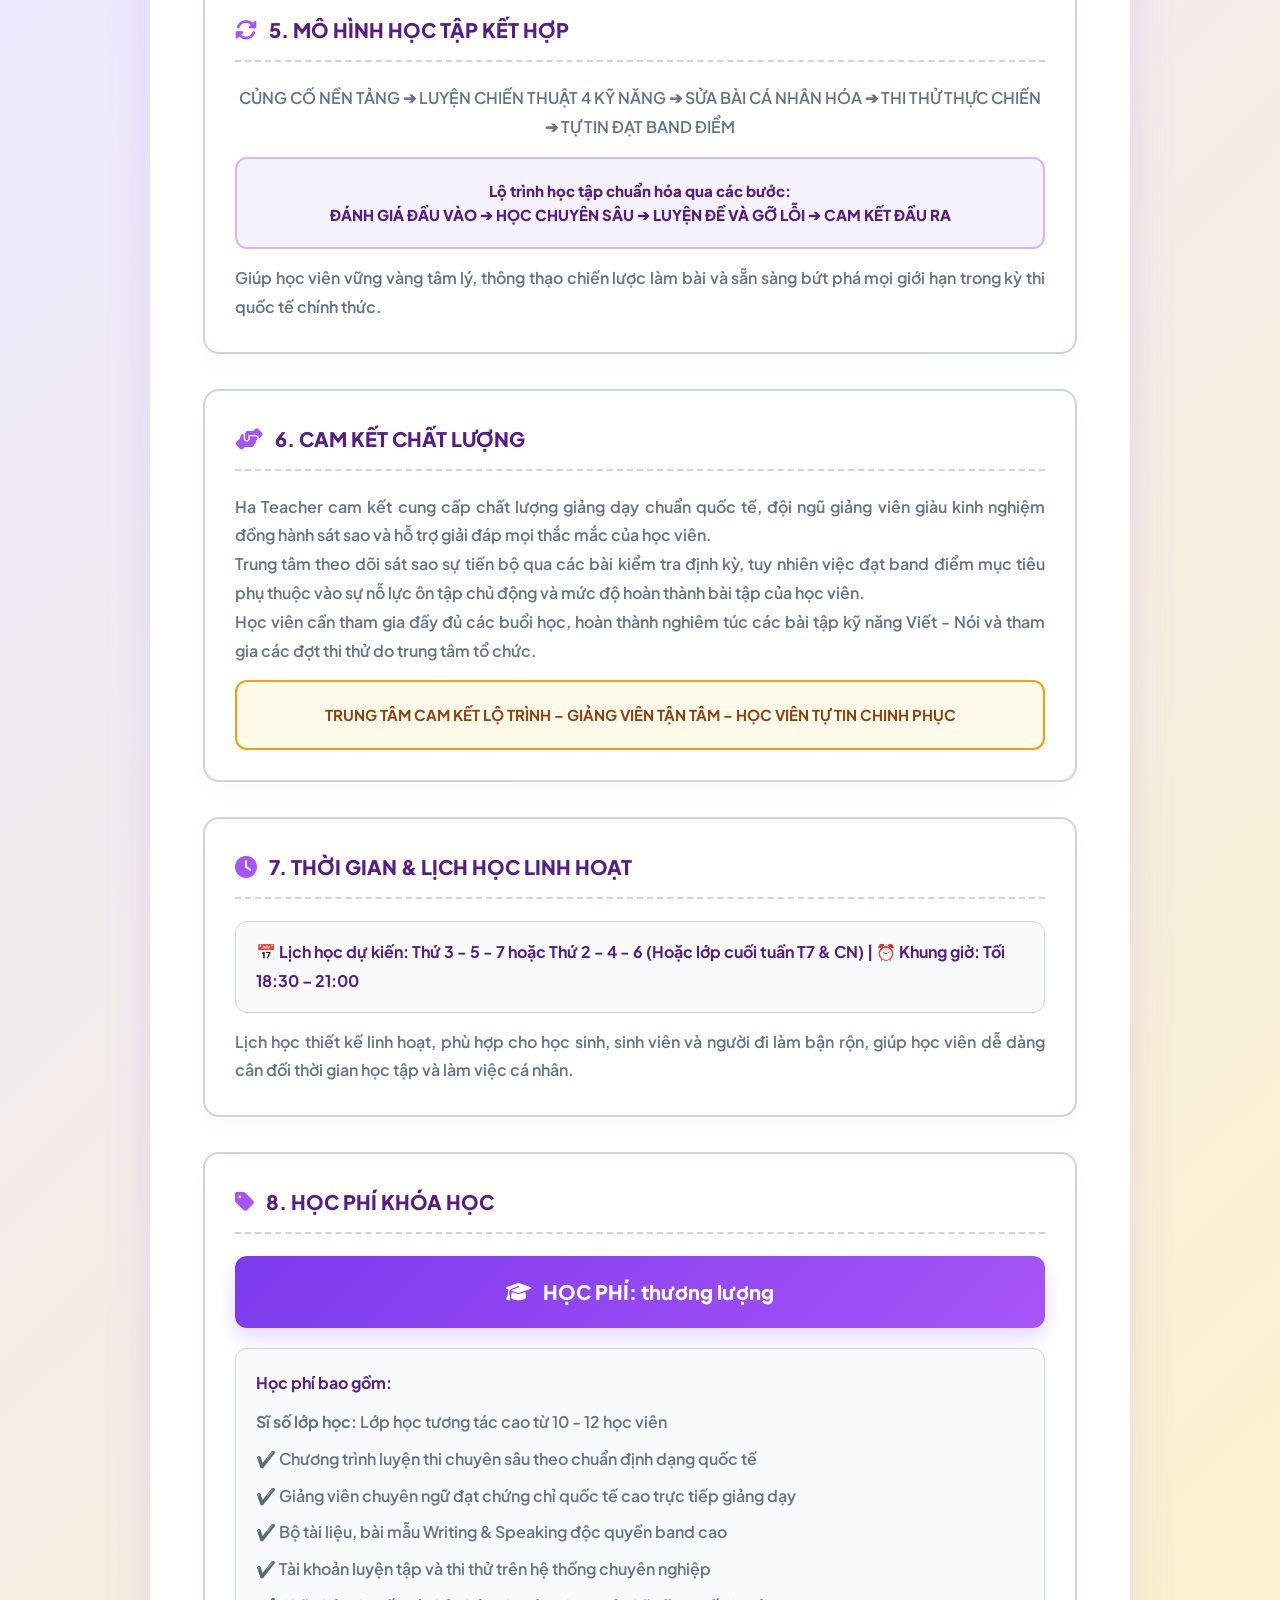
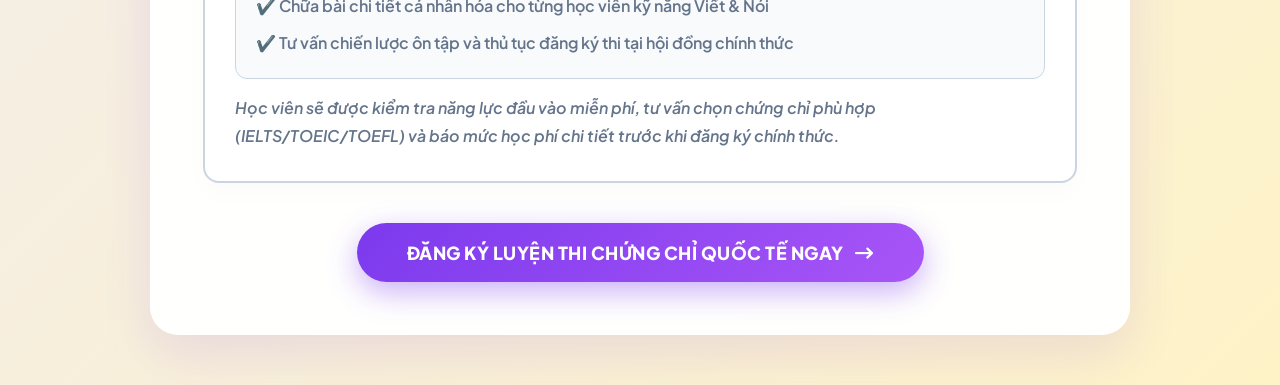
<file: tscc.html>
<!doctype html>
<html lang="vi">
  <head>
    <meta charset="UTF-8" />
    <meta name="viewport" content="width=device-width, initial-scale=1.0" />
    <title>
      Tuyển Sinh Luyện Thi Chứng Chỉ Quốc Tế IELTS, TOEFL, TOEIC - HA Teacher
      VIP
    </title>
    <!-- Google Fonts & FontAwesome -->
    <link
      href="https://fonts.googleapis.com/css2?family=Plus+Jakarta+Sans:wght@500;600;700;800&display=swap"
      rel="stylesheet"
    />
    <link
      rel="stylesheet"
      href="https://cdnjs.cloudflare.com/ajax/libs/font-awesome/6.4.0/css/all.min.css"
    />

    <style>
      :root {
        --primary: #7c3aed;
        --primary-dark: #581c87;
        --secondary: #a855f7;
        --accent: #f59e0b;
        --bg-gradient: linear-gradient(
          135deg,
          #f5f3ff 0%,
          #ede9fe 50%,
          #fef3c7 100%
        );
        --card-bg: rgba(255, 255, 255, 0.96);
        --text-main: #1e293b;
        --text-muted: #64748b;
        --border-card: 2px solid #cbd5e1;
        --radius-xl: 28px;
        --radius-lg: 16px;
        --radius-md: 12px;
        --shadow-lux: 0 20px 50px rgba(124, 58, 237, 0.12);
      }

      * {
        box-sizing: border-box;
        margin: 0;
        padding: 0;
        font-family: "Plus Jakarta Sans", sans-serif;
      }

      body {
        background: var(--bg-gradient);
        color: var(--text-main);
        line-height: 1.8;
        padding: 50px 20px;
        min-height: 100vh;
      }

      .main-container {
        max-width: 980px;
        margin: 0 auto;
      }

      /* Khung tổng thể Cao cấp */
      .vip-wrapper {
        background: var(--card-bg);
        backdrop-filter: blur(12px);
        padding: 50px;
        border-radius: var(--radius-xl);
        box-shadow: var(--shadow-lux);
        border: 3px solid rgba(255, 255, 255, 0.9);
        position: relative;
        overflow: hidden;
      }

      .vip-wrapper::before {
        content: "";
        position: absolute;
        top: 0;
        left: 0;
        width: 100%;
        height: 10px;
        background: linear-gradient(
          90deg,
          var(--primary),
          var(--secondary),
          var(--accent)
        );
      }

      /* Banner */
      .banner-box {
        width: 100%;
        max-height: 460px;
        border-radius: var(--radius-lg);
        overflow: hidden;
        margin-bottom: 40px;
        box-shadow: 0 15px 35px rgba(0, 0, 0, 0.08);
        border: 3px solid #ffffff;
      }

      .banner-box img {
        width: 100%;
        height: 100%;
        object-fit: cover;
        transition: transform 0.5s ease;
      }

      .banner-box:hover img {
        transform: scale(1.02);
      }

      /* Tiêu đề chính */
      .main-heading {
        color: var(--primary-dark);
        font-size: 28px;
        font-weight: 800;
        text-align: center;
        margin-bottom: 12px;
        text-transform: uppercase;
        letter-spacing: -0.5px;
      }

      .main-subheading {
        text-align: center;
        font-size: 17px;
        font-weight: 700;
        background: linear-gradient(135deg, var(--primary), var(--secondary));
        -webkit-background-clip: text;
        -webkit-text-fill-color: transparent;
        margin-bottom: 35px;
      }

      .intro-desc {
        font-size: 16px;
        color: var(--text-muted);
        text-align: justify;
        margin-bottom: 35px;
        background: #f8fafc;
        padding: 20px 24px;
        border-radius: var(--radius-md);
        border: 1px solid #cbd5e1;
      }

      /* KHUNG RIÊNG BIỆT CHO TỪNG MỤC */
      .section-box {
        background: #ffffff;
        border: var(--border-card);
        border-radius: var(--radius-lg);
        padding: 30px;
        margin-bottom: 35px;
        box-shadow: 0 10px 25px rgba(0, 0, 0, 0.02);
        transition: all 0.3s ease;
        position: relative;
      }

      .section-box:hover {
        box-shadow: 0 15px 35px rgba(124, 58, 237, 0.08);
        border-color: var(--primary);
      }

      .section-title {
        font-size: 20px;
        font-weight: 800;
        color: var(--primary-dark);
        margin-bottom: 22px;
        display: flex;
        align-items: center;
        gap: 12px;
        padding-bottom: 12px;
        border-bottom: 2px dashed #cbd5e1;
        text-transform: uppercase;
      }

      .section-title i {
        color: var(--secondary);
        font-size: 22px;
      }

      /* Danh sách thông tin */
      .feature-list {
        display: grid;
        grid-template-columns: repeat(auto-fit, minmax(280px, 1fr));
        gap: 15px;
      }

      .feature-item {
        background: #f8fafc;
        padding: 16px 18px;
        border-radius: var(--radius-md);
        border-left: 5px solid var(--primary);
        border-top: 1px solid #cbd5e1;
        border-right: 1px solid #cbd5e1;
        border-bottom: 1px solid #cbd5e1;
        font-weight: 600;
        color: var(--text-muted);
      }

      .feature-item strong {
        display: block;
        color: var(--text-main);
        margin-bottom: 4px;
        font-size: 15px;
      }

      /* Phần giáo trình/tài liệu kèm ảnh */
      .textbook-card {
        display: flex;
        flex-direction: column;
        gap: 20px;
        background: #f8fafc;
        padding: 24px;
        border-radius: var(--radius-md);
        border: 1px solid #cbd5e1;
        margin-bottom: 20px;
      }

      @media (min-width: 640px) {
        .textbook-card {
          flex-direction: row;
          align-items: center;
        }
      }

      .textbook-img-box {
        width: 160px;
        height: 220px;
        flex-shrink: 0;
        border-radius: 10px;
        overflow: hidden;
        box-shadow: 0 8px 20px rgba(0, 0, 0, 0.15);
        border: 3px solid #ffffff;
        background: #fff;
      }

      .textbook-img-box img {
        width: 100%;
        height: 100%;
        object-fit: cover;
      }

      .textbook-info {
        font-size: 15px;
        font-weight: 600;
        color: var(--text-main);
        line-height: 1.6;
      }

      /* Hoạt động trọng tâm */
      .activities-grid {
        display: grid;
        grid-template-columns: repeat(auto-fit, minmax(260px, 1fr));
        gap: 15px;
      }

      .activity-pill {
        background: #f8fafc;
        padding: 14px 16px;
        border-radius: var(--radius-md);
        border: 1px solid #cbd5e1;
        font-weight: 700;
        color: var(--text-main);
        display: flex;
        align-items: center;
        gap: 12px;
        transition: all 0.2s ease;
      }

      .activity-pill:hover {
        background: #f0fdf4;
        border-color: var(--primary);
        transform: translateY(-2px);
      }

      /* Mô hình học tập */
      .learning-flow {
        background: #f5f3ff;
        border: 2px solid #d8b4fe;
        padding: 20px;
        border-radius: var(--radius-md);
        text-align: center;
        font-weight: 800;
        color: var(--primary-dark);
        font-size: 15px;
        margin-top: 15px;
        line-height: 1.6;
      }

      /* Cam kết & Học phí badge */
      .commitment-box {
        background: #fffbeb;
        border: 2px solid #f59e0b;
        padding: 20px;
        border-radius: var(--radius-md);
        font-weight: 700;
        color: #92400e;
        font-size: 15px;
        text-align: justify;
        line-height: 1.7;
      }

      .price-badge {
        background: linear-gradient(135deg, var(--primary), var(--secondary));
        color: white;
        padding: 18px 24px;
        border-radius: var(--radius-md);
        font-size: 20px;
        font-weight: 800;
        text-align: center;
        box-shadow: 0 10px 20px rgba(124, 58, 237, 0.2);
        display: flex;
        justify-content: center;
        align-items: center;
        gap: 12px;
      }

      /* Nút đăng ký chính */
      .cta-box {
        text-align: center;
        margin-top: 40px;
      }

      .btn-vip {
        background: linear-gradient(135deg, var(--primary), var(--secondary));
        color: white;
        border: none;
        padding: 18px 50px;
        font-size: 18px;
        font-weight: 800;
        border-radius: 50px;
        cursor: pointer;
        box-shadow: 0 10px 30px rgba(124, 58, 237, 0.4);
        transition: all 0.3s ease;
        text-transform: uppercase;
        letter-spacing: 0.5px;
      }

      .btn-vip:hover {
        transform: translateY(-4px);
        box-shadow: 0 15px 35px rgba(124, 58, 237, 0.6);
      }

      /* Modal Đăng Ký */
      .modal-backdrop {
        display: none;
        position: fixed;
        top: 0;
        left: 0;
        width: 100%;
        height: 100%;
        background: rgba(15, 23, 42, 0.7);
        z-index: 2000;
        justify-content: center;
        align-items: center;
        padding: 20px;
        backdrop-filter: blur(8px);
      }

      .modal-box {
        background: #ffffff;
        width: 100%;
        max-width: 620px;
        padding: 40px;
        border-radius: var(--radius-xl);
        box-shadow: 0 25px 60px rgba(0, 0, 0, 0.3);
        position: relative;
        max-height: 92vh;
        overflow-y: auto;
        border: 3px solid #cbd5e1;
        animation: fadeInScale 0.3s ease;
      }

      @keyframes fadeInScale {
        from {
          opacity: 0;
          transform: scale(0.95);
        }
        to {
          opacity: 1;
          transform: scale(1);
        }
      }

      .modal-close {
        position: absolute;
        top: 22px;
        right: 25px;
        font-size: 26px;
        cursor: pointer;
        color: var(--text-muted);
        transition: color 0.2s;
      }

      .modal-close:hover {
        color: var(--primary);
      }

      .modal-title {
        text-align: center;
        font-size: 24px;
        font-weight: 800;
        color: var(--primary-dark);
        margin-bottom: 25px;
        text-transform: uppercase;
      }

      /* Form Controls */
      .form-group {
        margin-bottom: 20px;
      }

      .form-group label {
        display: block;
        font-weight: 700;
        margin-bottom: 8px;
        color: var(--text-main);
        font-size: 14px;
      }

      .form-control {
        width: 100%;
        padding: 14px 18px;
        border: 2px solid #cbd5e1;
        border-radius: var(--radius-md);
        font-size: 15px;
        outline: none;
        transition: all 0.3s ease;
        background: #f8fafc;
        font-weight: 600;
      }

      .form-control:focus {
        border-color: var(--primary);
        background: #ffffff;
        box-shadow: 0 0 0 4px rgba(124, 58, 237, 0.15);
      }

      .form-control[readonly] {
        background: #f1f5f9;
        color: var(--text-muted);
      }

      .checkbox-box {
        display: flex;
        align-items: center;
        gap: 12px;
        margin-bottom: 25px;
        background: #f8fafc;
        padding: 12px 16px;
        border-radius: var(--radius-md);
        border: 1px solid #cbd5e1;
      }

      .checkbox-box input {
        width: 20px;
        height: 20px;
        accent-color: var(--primary);
        cursor: pointer;
      }

      .checkbox-box label {
        margin-bottom: 0;
        font-weight: 600;
        font-size: 13px;
        color: var(--text-muted);
        cursor: pointer;
      }

      /* Toast Notification */
      #toast-alert {
        visibility: hidden;
        min-width: 280px;
        background-color: #0f172a;
        color: #fff;
        text-align: center;
        border-radius: var(--radius-md);
        padding: 16px 24px;
        position: fixed;
        z-index: 3000;
        left: 50%;
        bottom: 30px;
        transform: translateX(-50%);
        font-size: 15px;
        font-weight: 700;
        box-shadow: 0 10px 30px rgba(0, 0, 0, 0.3);
        border: 1px solid rgba(255, 255, 255, 0.1);
      }

      #toast-alert.show {
        visibility: visible;
        animation: fadeInOut 3s ease forwards;
      }

      @keyframes fadeInOut {
        0% {
          opacity: 0;
          transform: translate(-50%, 20px);
        }
        15% {
          opacity: 1;
          transform: translate(-50%, 0);
        }
        85% {
          opacity: 1;
          transform: translate(-50%, 0);
        }
        100% {
          opacity: 0;
          transform: translate(-50%, -20px);
        }
      }

      @media (max-width: 768px) {
        .vip-wrapper {
          padding: 20px;
        }
        .section-box {
          padding: 20px;
        }
        .main-heading {
          font-size: 22px;
        }
      }
    </style>
  </head>
  <body>
    <div class="main-container">
      <div class="vip-wrapper">
        <!-- Banner Chứng Chỉ Quốc Tế -->
        <div class="banner-box">
          <img
            src="t.png"
            alt="Banner Luyện Thi Chứng Chỉ Quốc Tế HA Teacher"
            onerror="
              this.src =
                'https://placehold.co/960x420/7c3aed/ffffff?text=HA+TEACHER+-+LUYỆN+THI+CHỨNG+CHỈ+QUỐC+TẾ+(IELTS+-+TOEIC+-+TOEFL)'
            "
          />
        </div>

        <!-- Tiêu đề & Lời ngỏ -->
        <main>
          <h1 class="main-heading">
            CHƯƠNG TRÌNH LUYỆN THI CHỨNG CHỈ (IELTS – TOEIC – TOEFL)
          </h1>
          <p class="main-subheading">
            CHIẾN LƯỢC ĐỈNH CAO – BỨT PHÁ BAND ĐIỂM – MỞ CÁNH CỬA DU HỌC & SỰ
            NGHIỆP TOÀN CẦU
          </p>
        </main>

        <div class="intro-desc">
          <strong>Ha Teacher</strong> tự hào cung cấp các khóa học luyện thi
          chứng chỉ quốc tế chuyên sâu (IELTS, TOEIC, TOEFL) với lộ trình cá
          nhân hóa tối ưu. Chương trình được thiết kế chuẩn quốc tế, tập trung
          sâu vào việc phát triển toàn diện 4 kỹ năng ngôn ngữ, trang bị chiến
          lược làm bài độc quyền từ đội ngũ giảng viên giàu kinh nghiệm, giúp
          học viên chinh phục band điểm mơ ước một cách nhanh chóng và hiệu quả
          nhất.
        </div>

        <!-- 1. ĐỐI TƯỢNG TUYỂN SINH -->
        <div class="section-box">
          <div class="section-title">
            <i class="fa-solid fa-users"></i> 1. Đối Tượng Tuyển Sinh (IELTS,
            TOEIC, TOEFL)
          </div>
          <div class="feature-list">
            <div class="feature-item">
              <strong>📌 Học sinh THCS & THPT:</strong> Cần chứng chỉ
              IELTS/TOEFL để săn học bổng du học, xét tuyển thẳng đại học hoặc
              miễn thi tốt nghiệp ngoại ngữ.
            </div>
            <div class="feature-item">
              <strong>📌 Sinh viên đại học & cao đẳng:</strong> Cần chứng chỉ
              quốc tế làm điều kiện chuẩn đầu ra tốt nghiệp hoặc chuẩn bị hồ sơ
              xin thực tập tại các tập đoàn đa quốc gia.
            </div>
            <div class="feature-item">
              <strong>📌 Người đi làm & Chuyên gia:</strong> Cần nâng cao năng
              lực tiếng Anh, hoàn thiện hồ sơ thăng tiến, chuyển công tác nước
              ngoài hoặc làm việc trong môi trường chuyên nghiệp.
            </div>
            <div class="feature-item">
              <strong>📌 Người định cư nước ngoài:</strong> Cần chứng chỉ ngoại
              ngữ quốc tế đáp ứng yêu cầu pháp lý của các cơ quan di trú các
              nước.
            </div>
          </div>
        </div>

        <!-- 2. MỤC TIÊU ĐẠT ĐƯỢC SAU KHÓA HỌC -->
        <div class="section-box">
          <div class="section-title">
            <i class="fa-solid fa-bullseye"></i> 2. Mục Tiêu Đạt Được Sau Khóa
            Học
          </div>
          <div class="feature-list">
            <div class="feature-item">
              <strong>🚀 Làm chủ cấu trúc & dạng đề:</strong> Hiểu tường tận ma
              trận đề thi chuẩn quốc tế, nhận diện các bẫy tâm lý và cách phân
              bổ thời gian thông minh.
            </div>
            <div class="feature-item">
              <strong>🎧 Kỹ năng Nghe (Listening):</strong> Thành thạo kỹ năng
              nghe hiểu chi tiết, bắt từ khóa, xử lý các audio học thuật hoặc
              hội thoại tốc độ cao.
            </div>
            <div class="feature-item">
              <strong>📖 Kỹ năng Đọc (Reading):</strong> Nâng cao tốc độ đọc, kỹ
              năng Skimming/Scanning, xử lý trọn vẹn các bài đọc dài với từ vựng
              chuyên ngành phong phú.
            </div>
            <div class="feature-item">
              <strong>✍️ Kỹ năng Viết (Writing):</strong> Xây dựng tư duy luận
              điểm mạch lạc, cấu trúc câu phức đa dạng, từ vựng học thuật ghi
              điểm cao với giám khảo.
            </div>
            <div class="feature-item">
              <strong>🗣️ Kỹ năng Nói (Speaking):</strong> Tự tin phát âm chuẩn
              bản xứ, phản xạ lưu loát, mở rộng ý tưởng phong phú cho mọi chủ đề
              phỏng vấn/thuyết trình.
            </div>
            <div class="feature-item">
              <strong>🎯 Bứt phá band điểm mục tiêu:</strong> Đạt kết quả IELTS
              6.5+, TOEIC 800+, hoặc TOEFL iBT tương đương ngay trong lần thi
              chính thức đầu tiên.
            </div>
          </div>
        </div>

        <!-- 3. GIÁO TRÌNH & TÀI LIỆU LUYỆN THI -->
        <div class="section-box">
          <div class="section-title">
            <i class="fa-solid fa-book"></i> 3. Giáo Trình & Tài Liệu Quốc Tế
            Độc Quyền
          </div>

          <!-- Tài liệu Quốc Tế -->
          <div class="textbook-card">
            <div
              class="textbook-img-box"
              style="
                background: linear-gradient(
                  135deg,
                  var(--primary),
                  var(--secondary)
                );
                display: flex;
                align-items: center;
                justify-content: center;
                color: white;
                font-weight: 800;
                text-align: center;
                padding: 10px;
              "
            >
              INTERNATIONAL CERTIFICATES
            </div>
            <div class="textbook-info">
              <strong style="color: var(--primary-dark); font-size: 18px"
                >Hệ Thống Giáo Trình IELTS – TOEIC – TOEFL Chuyên Sâu</strong
              ><br />
              🏢 <em>Biên soạn:</em> Tài liệu chuẩn Cambridge & ETS<br />
              📖 <em>Đặc điểm:</em> Tổng hợp kho đề thi cập nhật sát xu hướng ra
              đề mới nhất trên thế giới. Cung cấp hệ thống từ vựng học thuật
              (Lexical Resource), bộ bài mẫu Writing band 8.0+ và chiến lược
              phòng thi thực chiến giúp tối ưu hóa điểm số cho học viên.
            </div>
          </div>
        </div>

        <!-- 4. PHƯƠNG PHÁP GIẢNG DẠY -->
        <div class="section-box">
          <div class="section-title">
            <i class="fa-solid fa-wand-magic-sparkles"></i> 4. Phương Pháp Giảng
            Dạy
          </div>
          <p
            style="
              color: var(--text-muted);
              font-weight: 600;
              margin-bottom: 20px;
            "
          >
            <strong
              >CHIẾN LƯỢC KHẮC PHỤC LỖI SAI – CHẤM CHỮA 1 KÈM 1 – MÔ PHỎNG THI
              THẬT:</strong
            ><br />
            Ha Teacher ứng dụng phương pháp giảng dạy hiện đại, tập trung khai
            thác điểm mạnh và triệt tiêu điểm yếu của từng học viên qua hệ thống
            phản hồi chi tiết từ giảng viên chuyên môn cao.
          </p>
          <div
            style="
              font-weight: 700;
              color: var(--primary-dark);
              margin-bottom: 12px;
              font-size: 16px;
            "
          >
            Các hoạt động trọng tâm:
          </div>
          <div class="activities-grid">
            <div class="activity-pill">
              <i
                class="fa-solid fa-headphones"
                style="color: var(--primary)"
              ></i>
              Active Listening Drills – Luyện nghe bẫy thông tin khó.
            </div>
            <div class="activity-pill">
              <i
                class="fa-solid fa-book-open"
                style="color: var(--secondary)"
              ></i>
              Academic Reading Tactics – Xử lý các dạng bài Paragraph Heading.
            </div>
            <div class="activity-pill">
              <i class="fa-solid fa-pen-nib" style="color: var(--accent)"></i>
              In-depth Essay Correction – Sửa chi tiết lỗi ngữ pháp & từ vựng
              bài viết.
            </div>
            <div class="activity-pill">
              <i
                class="fa-solid fa-microphone-lines"
                style="color: var(--primary)"
              ></i>
              1-on-1 Speaking Simulation – Thực chiến phòng thi vấn đáp trực
              tiếp.
            </div>
            <div class="activity-pill">
              <i
                class="fa-solid fa-laptop-code"
                style="color: var(--secondary)"
              ></i>
              Computer-based Mock Tests – Thi thử mô phỏng giao diện máy tính
              thật.
            </div>
            <div class="activity-pill">
              <i
                class="fa-solid fa-chart-line"
                style="color: var(--accent)"
              ></i>
              Progress Tracking – Báo cáo tiến độ và tinh chỉnh lộ trình liên
              tục.
            </div>
          </div>
        </div>

        <!-- 5. MÔ HÌNH HỌC TẬP KẾT HỢP -->
        <div class="section-box">
          <div class="section-title">
            <i class="fa-solid fa-rotate"></i> 5. Mô Hình Học Tập Kết Hợp
          </div>
          <p
            style="
              color: var(--text-muted);
              font-weight: 600;
              text-align: center;
              margin-bottom: 10px;
            "
          >
            CỦNG CỐ NỀN TẢNG ➔ LUYỆN CHIẾN THUẬT 4 KỸ NĂNG ➔ SỬA BÀI CÁ NHÂN HÓA
            ➔ THI THỬ THỰC CHIẾN ➔ TỰ TIN ĐẠT BAND ĐIỂM
          </p>
          <div class="learning-flow">
            Lộ trình học tập chuẩn hóa qua các bước:<br />
            ĐÁNH GIÁ ĐẦU VÀO ➔ HỌC CHUYÊN SÂU ➔ LUYỆN ĐỀ VÀ GỠ LỖI ➔ CAM KẾT ĐẦU
            RA
          </div>
          <p
            style="
              color: var(--text-muted);
              font-weight: 600;
              margin-top: 15px;
              text-align: justify;
            "
          >
            Giúp học viên vững vàng tâm lý, thông thạo chiến lược làm bài và sẵn
            sàng bứt phá mọi giới hạn trong kỳ thi quốc tế chính thức.
          </p>
        </div>

        <!-- 6. CAM KẾT CHẤT LƯỢNG -->
        <div class="section-box">
          <div class="section-title">
            <i class="fa-solid fa-handshake-angle"></i> 6. Cam Kết Chất Lượng
          </div>
          <p
            style="
              color: var(--text-muted);
              font-weight: 600;
              margin-bottom: 15px;
              text-align: justify;
            "
          >
            Ha Teacher cam kết cung cấp chất lượng giảng dạy chuẩn quốc tế, đội
            ngũ giảng viên giàu kinh nghiệm đồng hành sát sao và hỗ trợ giải đáp
            mọi thắc mắc của học viên.<br />
            Trung tâm theo dõi sát sao sự tiến bộ qua các bài kiểm tra định kỳ,
            tuy nhiên việc đạt band điểm mục tiêu phụ thuộc vào sự nỗ lực ôn tập
            chủ động và mức độ hoàn thành bài tập của học viên.<br />
            Học viên cần tham gia đầy đủ các buổi học, hoàn thành nghiêm túc các
            bài tập kỹ năng Viết - Nói và tham gia các đợt thi thử do trung tâm
            tổ chức.
          </p>
          <div class="commitment-box" style="text-align: center">
            TRUNG TÂM CAM KẾT LỘ TRÌNH – GIẢNG VIÊN TẬN TÂM – HỌC VIÊN TỰ TIN
            CHINH PHỤC
          </div>
        </div>

        <!-- 7. THỜI GIAN & LỊCH HỌC LINH HOẠT -->
        <div class="section-box">
          <div class="section-title">
            <i class="fa-solid fa-clock"></i> 7. Thời Gian & Lịch Học Linh Hoạt
          </div>
          <div
            style="
              background: #f8fafc;
              padding: 16px 20px;
              border-radius: var(--radius-md);
              border: 1px solid #cbd5e1;
              margin-bottom: 15px;
              font-weight: 700;
              color: var(--primary-dark);
            "
          >
            📅 Lịch học dự kiến: Thứ 3 - 5 - 7 hoặc Thứ 2 - 4 - 6 (Hoặc lớp cuối
            tuần T7 & CN) | ⏰ Khung giờ: Tối 18:30 – 21:00
          </div>
          <p
            style="
              color: var(--text-muted);
              font-weight: 600;
              text-align: justify;
            "
          >
            Lịch học thiết kế linh hoạt, phù hợp cho học sinh, sinh viên và
            người đi làm bận rộn, giúp học viên dễ dàng cân đối thời gian học
            tập và làm việc cá nhân.
          </p>
        </div>

        <!-- 8. HỌC PHÍ KHÓA HỌC -->
        <div class="section-box">
          <div class="section-title">
            <i class="fa-solid fa-tag"></i> 8. Học Phí Khóa Học
          </div>
          <div class="price-badge" style="margin-bottom: 20px">
            <i class="fa-solid fa-graduation-cap"></i> HỌC PHÍ: thương lượng
          </div>
          <div
            style="
              background: #f8fafc;
              padding: 20px;
              border-radius: var(--radius-md);
              border: 1px solid #cbd5e1;
              margin-bottom: 15px;
            "
          >
            <strong
              style="
                color: var(--primary-dark);
                display: block;
                margin-bottom: 10px;
              "
              >Học phí bao gồm:</strong
            >
            <ul
              style="
                list-style: none;
                display: flex;
                flex-direction: column;
                gap: 8px;
                font-weight: 600;
                color: var(--text-muted);
              "
            >
              <li>
                <strong>Sĩ số lớp học:</strong> Lớp học tương tác cao từ 10 - 12
                học viên
              </li>
              <li>
                ✔️ Chương trình luyện thi chuyên sâu theo chuẩn định dạng quốc
                tế
              </li>
              <li>
                ✔️ Giảng viên chuyên ngữ đạt chứng chỉ quốc tế cao trực tiếp
                giảng dạy
              </li>
              <li>
                ✔️ Bộ tài liệu, bài mẫu Writing & Speaking độc quyền band cao
              </li>
              <li>
                ✔️ Tài khoản luyện tập và thi thử trên hệ thống chuyên nghiệp
              </li>
              <li>
                ✔️ Chữa bài chi tiết cá nhân hóa cho từng học viên kỹ năng Viết
                & Nói
              </li>
              <li>
                ✔️ Tư vấn chiến lược ôn tập và thủ tục đăng ký thi tại hội đồng
                chính thức
              </li>
            </ul>
          </div>
          <p
            style="
              color: var(--text-muted);
              font-weight: 600;
              font-style: italic;
            "
          >
            Học viên sẽ được kiểm tra năng lực đầu vào miễn phí, tư vấn chọn
            chứng chỉ phù hợp (IELTS/TOEIC/TOEFL) và báo mức học phí chi tiết
            trước khi đăng ký chính thức.
          </p>
        </div>

        <!-- Nút Gọi Hành Động -->
        <div class="cta-box">
          <button onclick="openModal()" class="btn-vip">
            Đăng Ký Luyện Thi Chứng Chỉ Quốc Tế Ngay
            <i
              class="fa-solid fa-arrow-right-long"
              style="margin-left: 8px"
            ></i>
          </button>
        </div>
      </div>
    </div>

    <!-- Modal Form Đăng Ký -->
    <div id="registrationModal" class="modal-backdrop">
      <div class="modal-box">
        <span onclick="closeModal()" class="modal-close">&times;</span>

        <h3 class="modal-title">Đăng Ký Tư vấn và Nhập học</h3>

        <form id="admissionForm" onsubmit="submitFormToSheet(event)">
          <div class="form-group">
            <label>Họ và tên học viên (*):</label>
            <input
              type="text"
              id="studentName"
              class="form-control"
              required
              placeholder="Nhập họ và tên đầy đủ..."
            />
          </div>

          <div class="form-group">
            <label>Chương trình chứng chỉ quan tâm (*):</label>
            <select id="targetLevel" class="form-control" required>
              <option value="">-- Chọn chứng chỉ mục tiêu --</option>
              <option value="IELTS (Academic / General)">
                IELTS (Academic / General)
              </option>
              <option value="TOEIC (2 Kỹ năng / 4 Kỹ năng)">
                TOEIC (2 Kỹ năng / 4 Kỹ năng)
              </option>
              <option value="TOEFL iBT">TOEFL iBT</option>
              <option value="Khác (CEFR / Khác)">Khác (CEFR / Khác)</option>
            </select>
          </div>

          <div class="form-group">
            <label>Band điểm / Mục tiêu mong muốn:</label>
            <input
              type="text"
              id="targetScore"
              class="form-control"
              placeholder="Ví dụ: IELTS 6.5, TOEIC 850..."
            />
          </div>

          <div class="form-group">
            <label>Địa chỉ / Đơn vị học tập/làm việc:</label>
            <input
              type="text"
              id="address"
              class="form-control"
              placeholder="Nhập địa chỉ hoặc nơi công tác..."
            />
          </div>

          <!-- Trường Điện thoại liên hệ nằm ngay bên dưới ô Địa chỉ -->
          <div class="form-group">
            <label>Điện thoại liên hệ (*):</label>
            <input
              type="tel"
              id="phoneNumber"
              class="form-control"
              required
              placeholder="Nhập số điện thoại nhận tư vấn..."
            />
          </div>

          <div class="form-group">
            <label>Chương trình đăng ký:</label>
            <input
              type="text"
              id="course"
              class="form-control"
              value="Chương Trình Luyện Thi Chứng Chỉ Quốc Tế (IELTS-TOEIC-TOEFL)"
              readonly
            />
          </div>

          <div class="form-group">
            <label>Ghi chú / Trình độ tiếng Anh hiện tại:</label>
            <textarea
              id="note"
              class="form-control"
              rows="3"
              placeholder="Ví dụ: Đã từng thi đạt bao nhiêu điểm, thời hạn cần chứng chỉ gấp..."
            ></textarea>
          </div>

          <div class="checkbox-box">
            <input type="checkbox" id="agreeTerm" required />
            <label for="agreeTerm"
              >Tôi đồng ý cung cấp thông tin để Trung tâm liên hệ tư vấn lộ
              trình luyện thi chứng chỉ quốc tế tối ưu nhất.</label
            >
          </div>

          <button
            type="submit"
            class="btn-vip"
            style="
              width: 100%;
              padding: 16px;
              font-size: 16px;
              border-radius: var(--radius-md);
            "
          >
            Gửi Thông Tin Đăng Ký
          </button>
        </form>
      </div>
    </div>

    <div id="toast-alert">Thông báo hiển thị ở đây</div>

    <script>
      // Mở/Đóng Modal
      function openModal() {
        document.getElementById("registrationModal").style.display = "flex";
      }

      function closeModal() {
        document.getElementById("registrationModal").style.display = "none";
      }

      // Hiển thị thông báo Toast
      function showToast(msg) {
        const toast = document.getElementById("toast-alert");
        toast.textContent = msg;
        toast.className = "show";
        setTimeout(() => {
          toast.className = "";
        }, 3000);
      }

      // Gửi dữ liệu form về Google Sheet
      function submitFormToSheet(event) {
        event.preventDefault();

        const formData = {
          studentName: document.getElementById("studentName").value,
          targetLevel: document.getElementById("targetLevel").value,
          targetScore: document.getElementById("targetScore").value,
          address: document.getElementById("address").value,
          phoneNumber: document.getElementById("phoneNumber").value,
          course: document.getElementById("course").value,
          note: document.getElementById("note").value,
        };

        // 👉 Dán URL Web App Google Apps Script của bạn vào đây:
        const scriptURL = "THAY_THE_LINK_WEB_APP_GOOGLE_SCRIPT_CUA_BAN_VAO_DAY";

        showToast("⏳ Đang gửi thông tin...");

        if (scriptURL.includes("THAY_THE_LINK")) {
          setTimeout(() => {
            showToast("🎉 Đăng ký thành công! Trung tâm sẽ liên hệ sớm nhất.");
            document.getElementById("admissionForm").reset();
            closeModal();
          }, 1200);
          return;
        }

        fetch(scriptURL, {
          method: "POST",
          mode: "no-cors",
          headers: { "Content-Type": "application/json" },
          body: JSON.stringify(formData),
        })
          .then(() => {
            showToast("🎉 Đăng ký thành công! Dữ liệu đã được lưu trữ.");
            document.getElementById("admissionForm").reset();
            closeModal();
          })
          .catch((error) => {
            console.error("Lỗi:", error);
            showToast("❌ Gửi thông tin thất bại, vui lòng thử lại.");
          });
      }

      // Đóng modal khi bấm ra ngoài nền tối
      window.onclick = function (event) {
        const modal = document.getElementById("registrationModal");
        if (event.target == modal) {
          closeModal();
        }
      };
    </script>
  </body>
</html>
</file>
